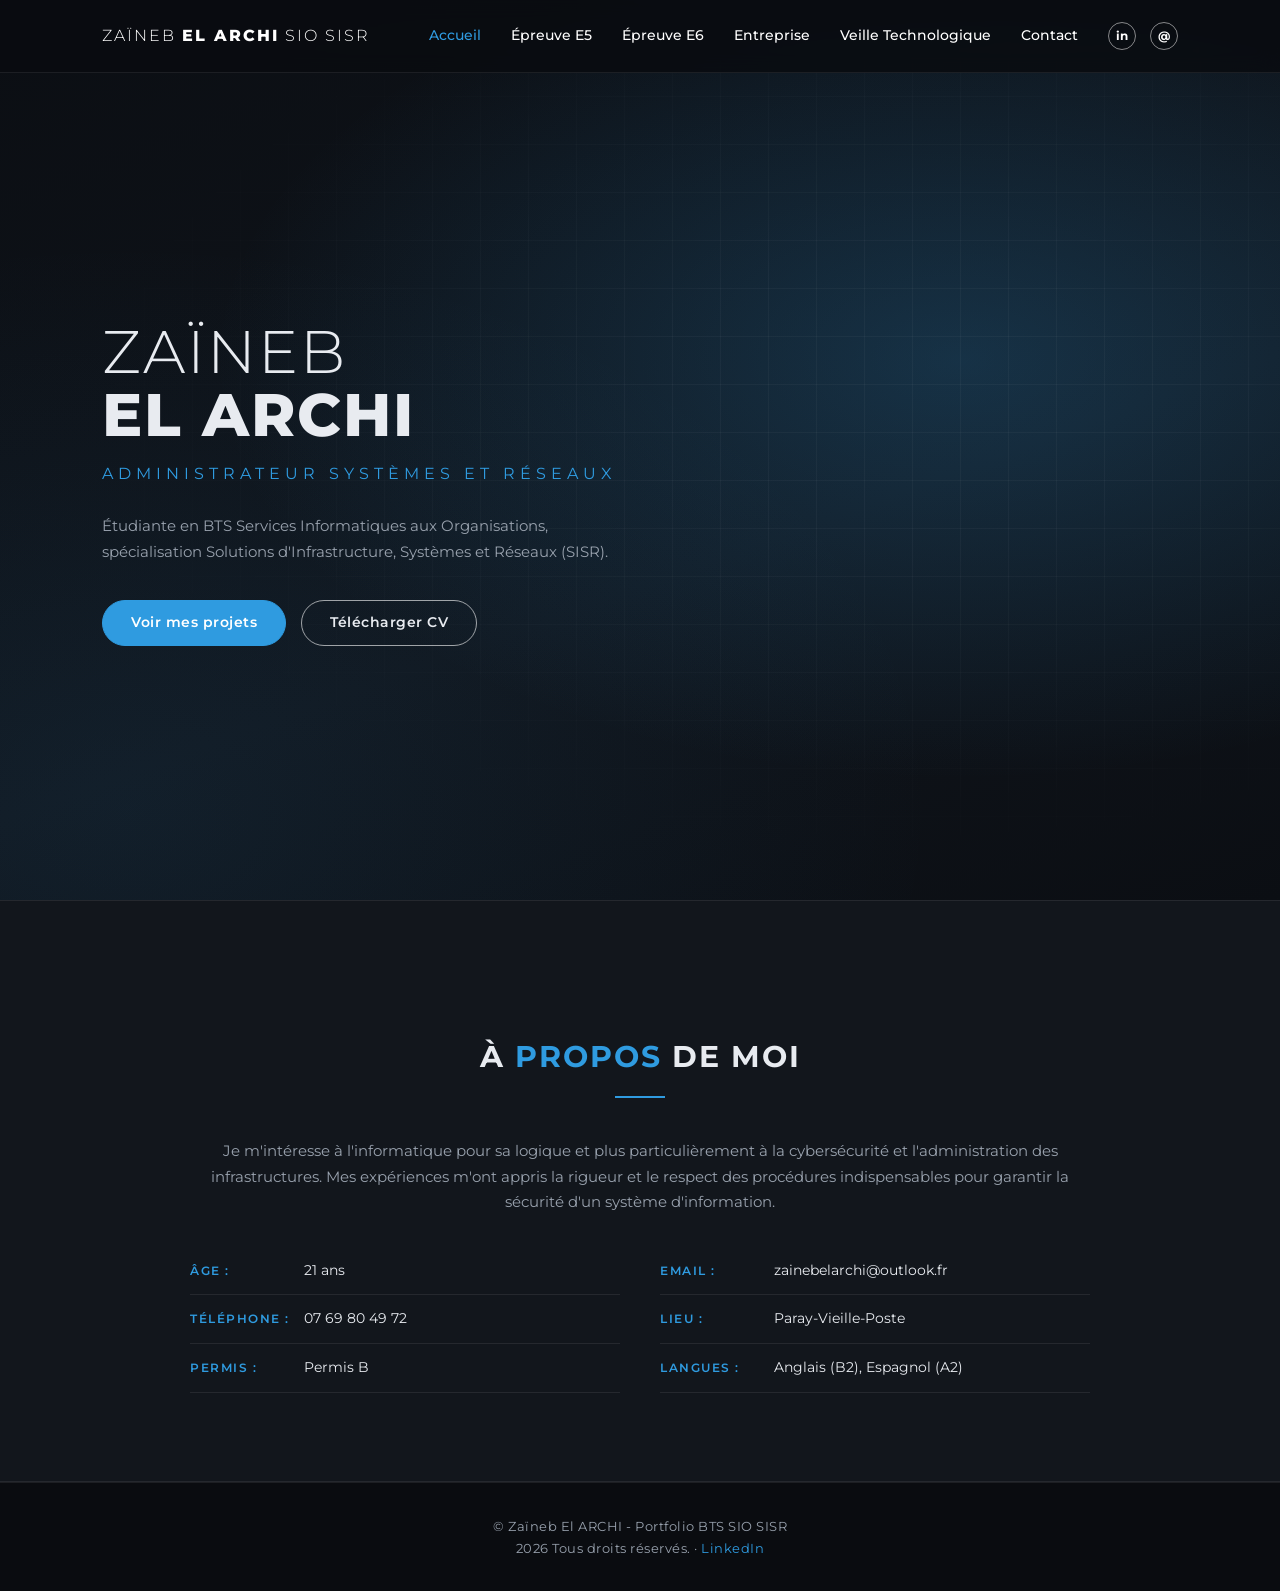
<file: index.html>
<!DOCTYPE html>
<html lang="fr">
<head>
<meta charset="utf-8">
<meta name="viewport" content="width=device-width, initial-scale=1">
<title>Zaïneb El ARCHI - Portfolio BTS SIO SISR</title>
<link href="https://fonts.googleapis.com/css2?family=Poppins:wght@300;400;500;600;700&display=swap" rel="stylesheet">
<link rel="stylesheet" href="style.css">
</head>
<body>

<header>
  <a href="index.html" class="logo">Zaïneb <span>El ARCHI</span> SIO SISR</a>
  <button class="menu-btn" aria-label="Menu">☰</button>
  <nav class="navbar">
    <a href="index.html">Accueil</a>
    <a href="projets.html">Épreuve E5</a>
    <a href="epreuves.html">Épreuve E6</a>
    <a href="entreprise.html">Entreprise</a>
    <a href="veille.html">Veille Technologique</a>
    <a href="contact.html">Contact</a>
    <a class="nav-icon" href="https://www.linkedin.com/in/zaineb-el-archi" target="_blank" rel="noopener" aria-label="LinkedIn">in</a>
    <a class="nav-icon" href="mailto:zainebelarchi@outlook.fr" aria-label="Email">@</a>
  </nav>
</header>

<section class="home" id="accueil">
  <div class="home-content">
    <h1>Zaïneb <span>El ARCHI</span></h1>
    <h3>Administrateur systèmes et réseaux</h3>
    <p>Étudiante en BTS Services Informatiques aux Organisations, spécialisation Solutions d'Infrastructure, Systèmes et Réseaux (SISR).</p>
    <div class="btn-box">
      <a href="projets.html" class="btn">Voir mes projets</a>
      <a href="CV_El Archi Zaineb.pdf" download class="btn secondary">Télécharger CV</a>
    </div>
  </div>
</section>

<section class="about" id="apropos">
  <h2 class="heading">À <span>Propos</span> de moi</h2>
  <div class="about-content">
    <p>Je m'intéresse à l'informatique pour sa logique et plus particulièrement à la cybersécurité et l'administration des infrastructures. Mes expériences m'ont appris la rigueur et le respect des procédures indispensables pour garantir la sécurité d'un système d'information.</p>
    <div class="personal-info">
      <div><span>Âge :</span> 21 ans</div>
      <div><span>Email :</span> zainebelarchi@outlook.fr</div>
      <div><span>Téléphone :</span> 07 69 80 49 72</div>
      <div><span>Lieu :</span> Paray-Vieille-Poste</div>
      <div><span>Permis :</span> Permis B</div>
      <div><span>Langues :</span> Anglais (B2), Espagnol (A2)</div>
    </div>
  </div>
</section>

<footer>
  <p>© Zaïneb El ARCHI - Portfolio BTS SIO SISR</p>
  <p>2026 Tous droits réservés. · <a href="https://www.linkedin.com/in/zaineb-el-archi" target="_blank" rel="noopener">LinkedIn</a></p>
</footer>

<script src="script.js"></script>
</body>
</html>
</file>
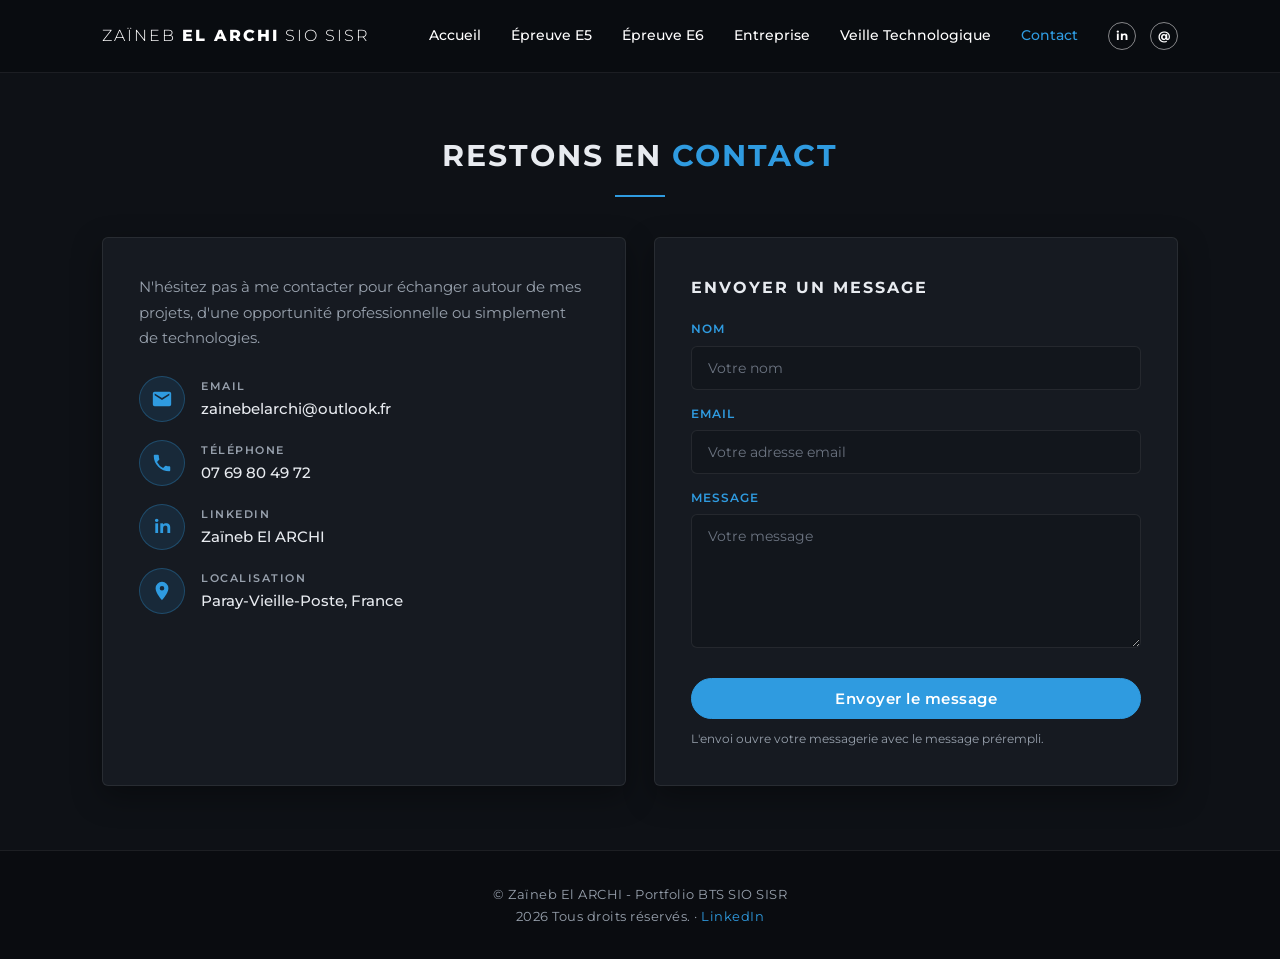
<file: contact.html>
<!DOCTYPE html>
<html lang="fr">
<head>
<meta charset="utf-8">
<meta name="viewport" content="width=device-width, initial-scale=1">
<title>Contact - Zaïneb El ARCHI</title>
<link href="https://fonts.googleapis.com/css2?family=Poppins:wght@300;400;500;600;700&display=swap" rel="stylesheet">
<link rel="stylesheet" href="style.css">
</head>
<body>

<header>
  <a href="index.html" class="logo">Zaïneb <span>El ARCHI</span> SIO SISR</a>
  <button class="menu-btn" aria-label="Menu">☰</button>
  <nav class="navbar">
    <a href="index.html">Accueil</a>
    <a href="projets.html">Épreuve E5</a>
    <a href="epreuves.html">Épreuve E6</a>
    <a href="entreprise.html">Entreprise</a>
    <a href="veille.html">Veille Technologique</a>
    <a href="contact.html">Contact</a>
    <a class="nav-icon" href="https://www.linkedin.com/in/zaineb-el-archi" target="_blank" rel="noopener" aria-label="LinkedIn">in</a>
    <a class="nav-icon" href="mailto:zainebelarchi@outlook.fr" aria-label="Email">@</a>
  </nav>
</header>

<section id="contact">
  <h2 class="heading">Restons en <span>contact</span></h2>
  <div class="contact-grid">

    <div class="box contact-info">
      <p>N'hésitez pas à me contacter pour échanger autour de mes projets, d'une opportunité professionnelle ou simplement de technologies.</p>

      <div class="contact-row">
        <span class="contact-icon"><svg viewBox="0 0 24 24" width="22" height="22" fill="currentColor"><path d="M20 4H4a2 2 0 0 0-2 2v12a2 2 0 0 0 2 2h16a2 2 0 0 0 2-2V6a2 2 0 0 0-2-2zm0 4-8 5-8-5V6l8 5 8-5z"/></svg></span>
        <div><span class="card-label">Email</span><a href="mailto:zainebelarchi@outlook.fr">zainebelarchi@outlook.fr</a></div>
      </div>

      <div class="contact-row">
        <span class="contact-icon"><svg viewBox="0 0 24 24" width="22" height="22" fill="currentColor"><path d="M6.6 10.8a15.1 15.1 0 0 0 6.6 6.6l2.2-2.2a1 1 0 0 1 1-.25 11.4 11.4 0 0 0 3.6.57 1 1 0 0 1 1 1V20a1 1 0 0 1-1 1A17 17 0 0 1 3 4a1 1 0 0 1 1-1h3.5a1 1 0 0 1 1 1c0 1.25.2 2.45.57 3.57a1 1 0 0 1-.25 1z"/></svg></span>
        <div><span class="card-label">Téléphone</span><a href="tel:+33769804972">07 69 80 49 72</a></div>
      </div>

      <div class="contact-row">
        <span class="contact-icon contact-in">in</span>
        <div><span class="card-label">LinkedIn</span><a href="https://www.linkedin.com/in/zaineb-el-archi" target="_blank" rel="noopener">Zaïneb El ARCHI</a></div>
      </div>

      <div class="contact-row">
        <span class="contact-icon"><svg viewBox="0 0 24 24" width="22" height="22" fill="currentColor"><path d="M12 2a7 7 0 0 0-7 7c0 5.25 7 13 7 13s7-7.75 7-13a7 7 0 0 0-7-7zm0 9.5A2.5 2.5 0 1 1 12 6.5a2.5 2.5 0 0 1 0 5z"/></svg></span>
        <div><span class="card-label">Localisation</span><span>Paray-Vieille-Poste, France</span></div>
      </div>
    </div>

    <div class="box contact-form">
      <h3>Envoyer un message</h3>
      <form id="contact-form">
        <label for="c-nom">Nom</label>
        <input id="c-nom" type="text" placeholder="Votre nom" required>
        <label for="c-email">Email</label>
        <input id="c-email" type="email" placeholder="Votre adresse email" required>
        <label for="c-msg">Message</label>
        <textarea id="c-msg" rows="6" placeholder="Votre message" required></textarea>
        <button type="submit" class="btn">Envoyer le message</button>
        <p class="form-note">L'envoi ouvre votre messagerie avec le message prérempli.</p>
      </form>
    </div>

  </div>
</section>

<footer>
  <p>© Zaïneb El ARCHI - Portfolio BTS SIO SISR</p>
  <p>2026 Tous droits réservés. · <a href="https://www.linkedin.com/in/zaineb-el-archi" target="_blank" rel="noopener">LinkedIn</a></p>
</footer>

<script src="script.js"></script>
<script>
  // Le formulaire ouvre la messagerie du visiteur avec le message prérempli
  var form = document.getElementById('contact-form');
  if (form) form.addEventListener('submit', function (e) {
    e.preventDefault();
    var nom = document.getElementById('c-nom').value;
    var email = document.getElementById('c-email').value;
    var msg = document.getElementById('c-msg').value;
    var sujet = 'Contact depuis votre portfolio - ' + nom;
    var corps = msg + '\n\n' + nom + '\n' + email;
    window.location.href = 'mailto:zainebelarchi@outlook.fr?subject=' + encodeURIComponent(sujet) + '&body=' + encodeURIComponent(corps);
  });
</script>
</body>
</html>
</file>
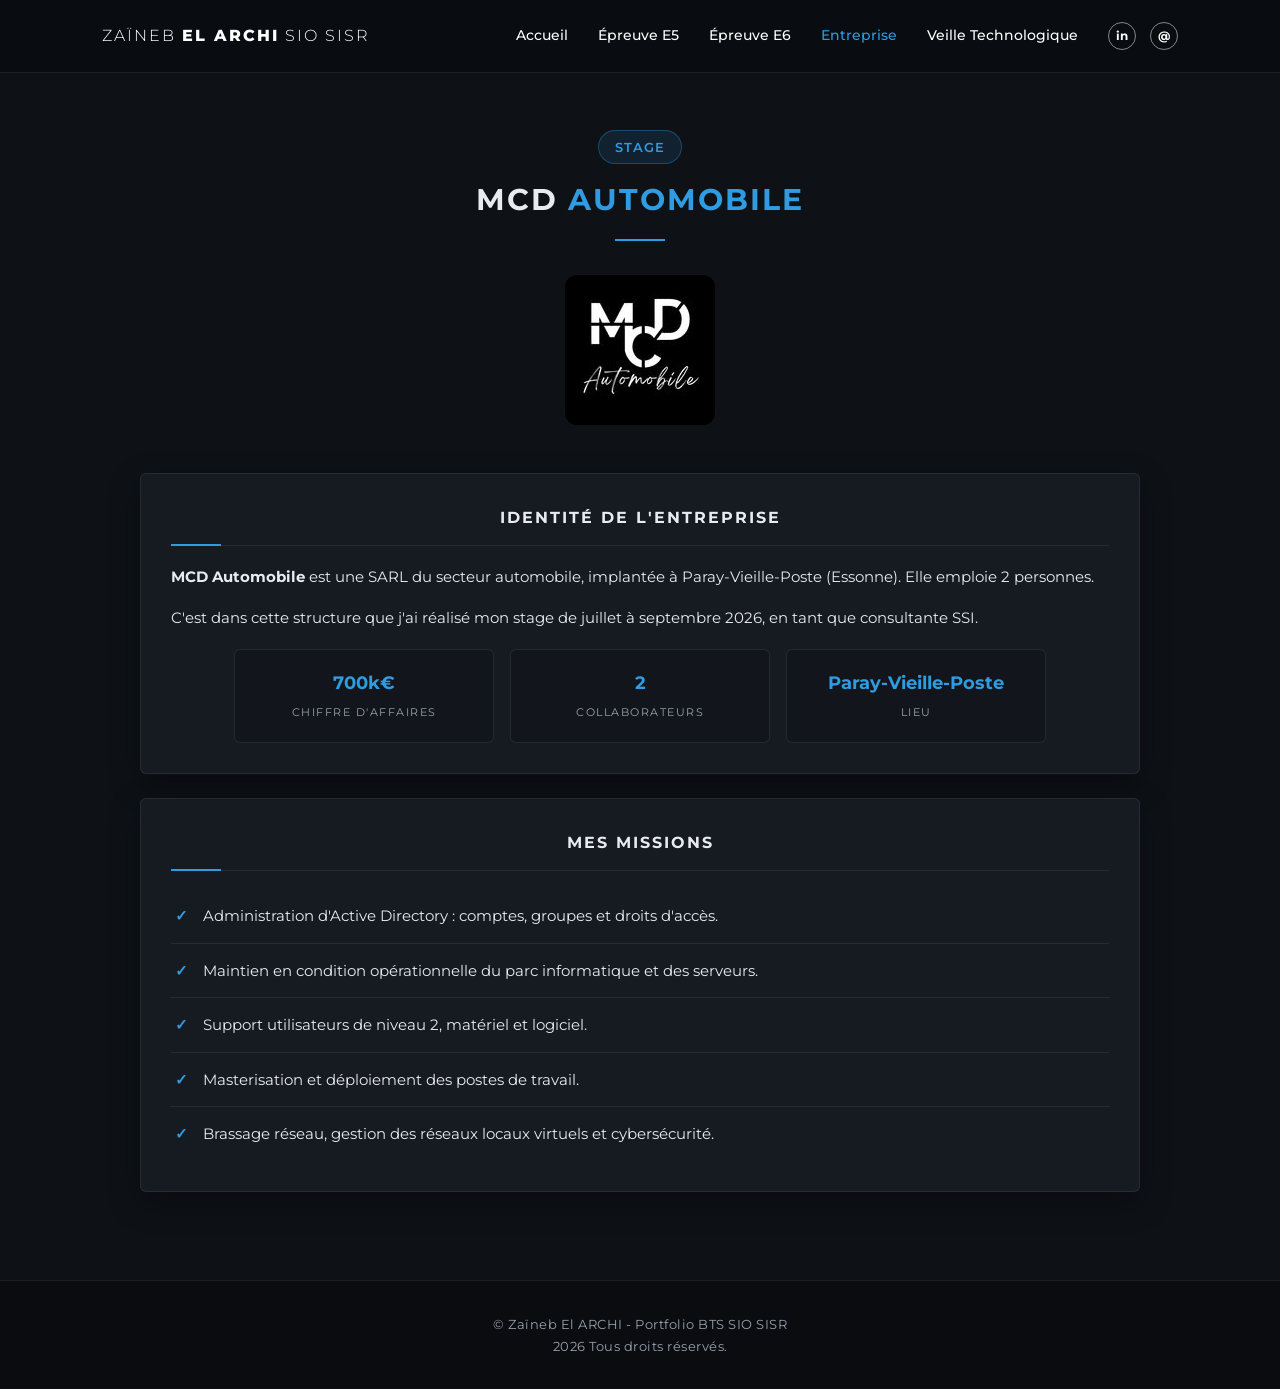
<file: entreprise.html>
<!DOCTYPE html>
<html lang="fr">
<head>
<meta charset="utf-8">
<meta name="viewport" content="width=device-width, initial-scale=1">
<title>Entreprise - Zaïneb El ARCHI</title>
<link href="https://fonts.googleapis.com/css2?family=Poppins:wght@300;400;500;600;700&display=swap" rel="stylesheet">
<link rel="stylesheet" href="style.css">
</head>
<body>

<header>
  <a href="index.html" class="logo">Zaïneb <span>El ARCHI</span> SIO SISR</a>
  <button class="menu-btn" aria-label="Menu">☰</button>
  <nav class="navbar">
    <a href="index.html">Accueil</a>
    <a href="projets.html">Épreuve E5</a>
    <a href="epreuves.html">Épreuve E6</a>
    <a href="entreprise.html">Entreprise</a>
    <a href="veille.html">Veille Technologique</a>
    <a class="nav-icon" href="https://www.linkedin.com/in/zaineb-el-archi" target="_blank" rel="noopener" aria-label="LinkedIn">in</a>
    <a class="nav-icon" href="mailto:zainebelarchi@outlook.fr" aria-label="Email">@</a>
  </nav>
</header>

<main class="company">
  <div class="badge-wrap"><span class="badge">Stage</span></div>
  <h1 class="heading" style="margin-bottom:1.5rem">MCD <span>Automobile</span></h1>

  <div class="logo-card">
    <img src="logo_mcd.jpg" alt="Logo MCD Automobile" style="max-height:150px;border-radius:12px">
  </div>

  <div class="box">
    <h2 class="box-title">Identité de l'entreprise</h2>
    <p><strong>MCD Automobile</strong> est une SARL du secteur automobile, implantée à Paray-Vieille-Poste (Essonne). Elle emploie 2 personnes.</p>
    <p>C'est dans cette structure que j'ai réalisé mon stage de juillet à septembre 2026, en tant que consultante SSI.</p>

    <div class="stats">
      <div class="stat"><strong>700k€</strong><span>Chiffre d'affaires</span></div>
      <div class="stat"><strong>2</strong><span>Collaborateurs</span></div>
      <div class="stat"><strong>Paray-Vieille-Poste</strong><span>Lieu</span></div>
    </div>
  </div>

  <div class="box">
    <h2 class="box-title">Mes missions</h2>
    <ul class="check-list">
      <li>Administration d'Active Directory : comptes, groupes et droits d'accès.</li>
      <li>Maintien en condition opérationnelle du parc informatique et des serveurs.</li>
      <li>Support utilisateurs de niveau 2, matériel et logiciel.</li>
      <li>Masterisation et déploiement des postes de travail.</li>
      <li>Brassage réseau, gestion des réseaux locaux virtuels et cybersécurité.</li>
    </ul>
  </div>
</main>

<footer>
  <p>© Zaïneb El ARCHI - Portfolio BTS SIO SISR</p>
  <p>2026 Tous droits réservés.</p>
</footer>

<script src="script.js"></script>
</body>
</html>
</file>
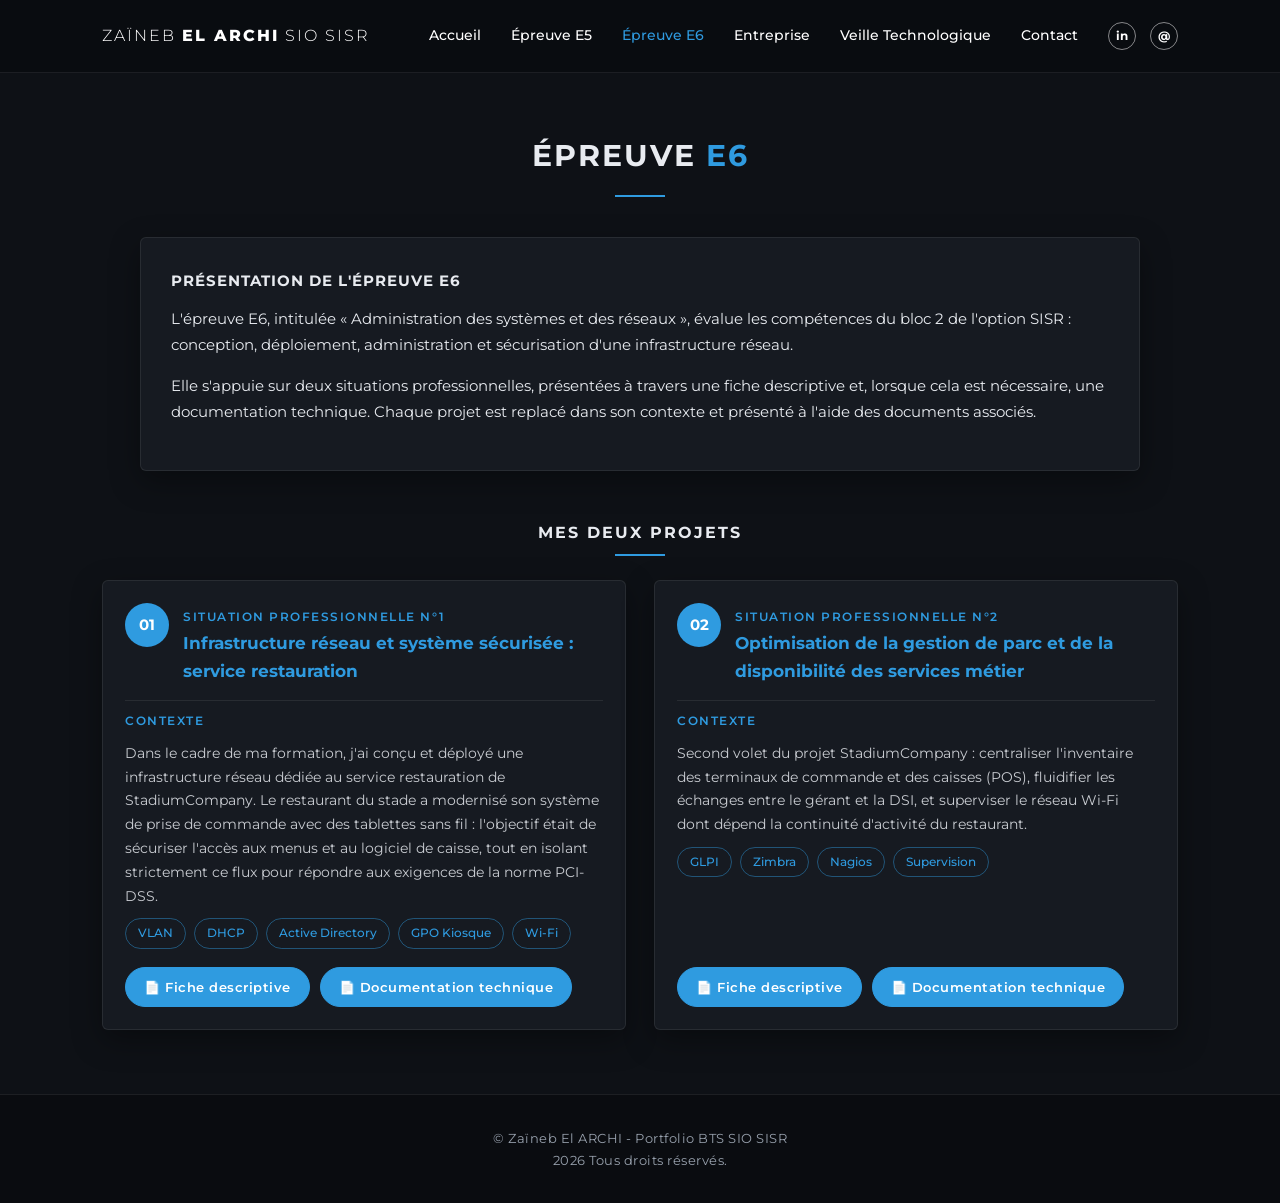
<file: epreuves.html>
<!DOCTYPE html>
<html lang="fr">
<head>
<meta charset="utf-8">
<meta name="viewport" content="width=device-width, initial-scale=1">
<title>Épreuve E6 - Zaïneb El ARCHI</title>
<link href="https://fonts.googleapis.com/css2?family=Poppins:wght@300;400;500;600;700&display=swap" rel="stylesheet">
<link rel="stylesheet" href="style.css">
</head>
<body>

<header>
  <a href="index.html" class="logo">Zaïneb <span>El ARCHI</span> SIO SISR</a>
  <button class="menu-btn" aria-label="Menu">☰</button>
  <nav class="navbar">
    <a href="index.html">Accueil</a>
    <a href="projets.html">Épreuve E5</a>
    <a href="epreuves.html">Épreuve E6</a>
    <a href="entreprise.html">Entreprise</a>
    <a href="veille.html">Veille Technologique</a>
    <a href="contact.html">Contact</a>
    <a class="nav-icon" href="https://www.linkedin.com/in/zaineb-el-archi" target="_blank" rel="noopener" aria-label="LinkedIn">in</a>
    <a class="nav-icon" href="mailto:zainebelarchi@outlook.fr" aria-label="Email">@</a>
  </nav>
</header>

<main>
  <h1 class="heading">Épreuve <span>E6</span></h1>

  <div class="box">
    <h3 class="sub" style="margin-top:0">Présentation de l'épreuve E6</h3>
    <p>L'épreuve E6, intitulée « Administration des systèmes et des réseaux », évalue les compétences du bloc 2 de l'option SISR : conception, déploiement, administration et sécurisation d'une infrastructure réseau.</p>
    <p>Elle s'appuie sur deux situations professionnelles, présentées à travers une fiche descriptive et, lorsque cela est nécessaire, une documentation technique. Chaque projet est replacé dans son contexte et présenté à l'aide des documents associés.</p>
  </div>

  <h2 class="sub center">Mes deux projets</h2>
  <div class="cards">

    <div class="card situation">
      <div class="card-body">
        <div class="sit-head">
          <span class="sit-num">01</span>
          <div>
            <span class="card-label">Situation professionnelle n°1</span>
            <h3>Infrastructure réseau et système sécurisée : service restauration</h3>
          </div>
        </div>
        <span class="card-label">Contexte</span>
        <p>Dans le cadre de ma formation, j'ai conçu et déployé une infrastructure réseau dédiée au service restauration de StadiumCompany. Le restaurant du stade a modernisé son système de prise de commande avec des tablettes sans fil : l'objectif était de sécuriser l'accès aux menus et au logiciel de caisse, tout en isolant strictement ce flux pour répondre aux exigences de la norme PCI-DSS.</p>
        <div class="tags"><span>VLAN</span><span>DHCP</span><span>Active Directory</span><span>GPO Kiosque</span><span>Wi-Fi</span></div>
        <div class="doc-btns">
          <a class="btn" href="E6_Realisation_1_Fiche_descriptive.pdf" target="_blank" rel="noopener">📄 Fiche descriptive</a>
          <a class="btn" href="E6_Realisation_1_Documentation_technique.pdf" target="_blank" rel="noopener">📄 Documentation technique</a>
        </div>
      </div>
    </div>

    <div class="card situation">
      <div class="card-body">
        <div class="sit-head">
          <span class="sit-num">02</span>
          <div>
            <span class="card-label">Situation professionnelle n°2</span>
            <h3>Optimisation de la gestion de parc et de la disponibilité des services métier</h3>
          </div>
        </div>
        <span class="card-label">Contexte</span>
        <p>Second volet du projet StadiumCompany : centraliser l'inventaire des terminaux de commande et des caisses (POS), fluidifier les échanges entre le gérant et la DSI, et superviser le réseau Wi-Fi dont dépend la continuité d'activité du restaurant.</p>
        <div class="tags"><span>GLPI</span><span>Zimbra</span><span>Nagios</span><span>Supervision</span></div>
        <div class="doc-btns">
          <a class="btn" href="E6_Realisation_2_Fiche_descriptive.pdf" target="_blank" rel="noopener">📄 Fiche descriptive</a>
          <a class="btn" href="E6_Realisation_2_Documentation_technique.pdf" target="_blank" rel="noopener">📄 Documentation technique</a>
        </div>
      </div>
    </div>

  </div>
</main>

<footer>
  <p>© Zaïneb El ARCHI - Portfolio BTS SIO SISR</p>
  <p>2026 Tous droits réservés.</p>
</footer>

<script src="script.js"></script>
</body>
</html>
</file>
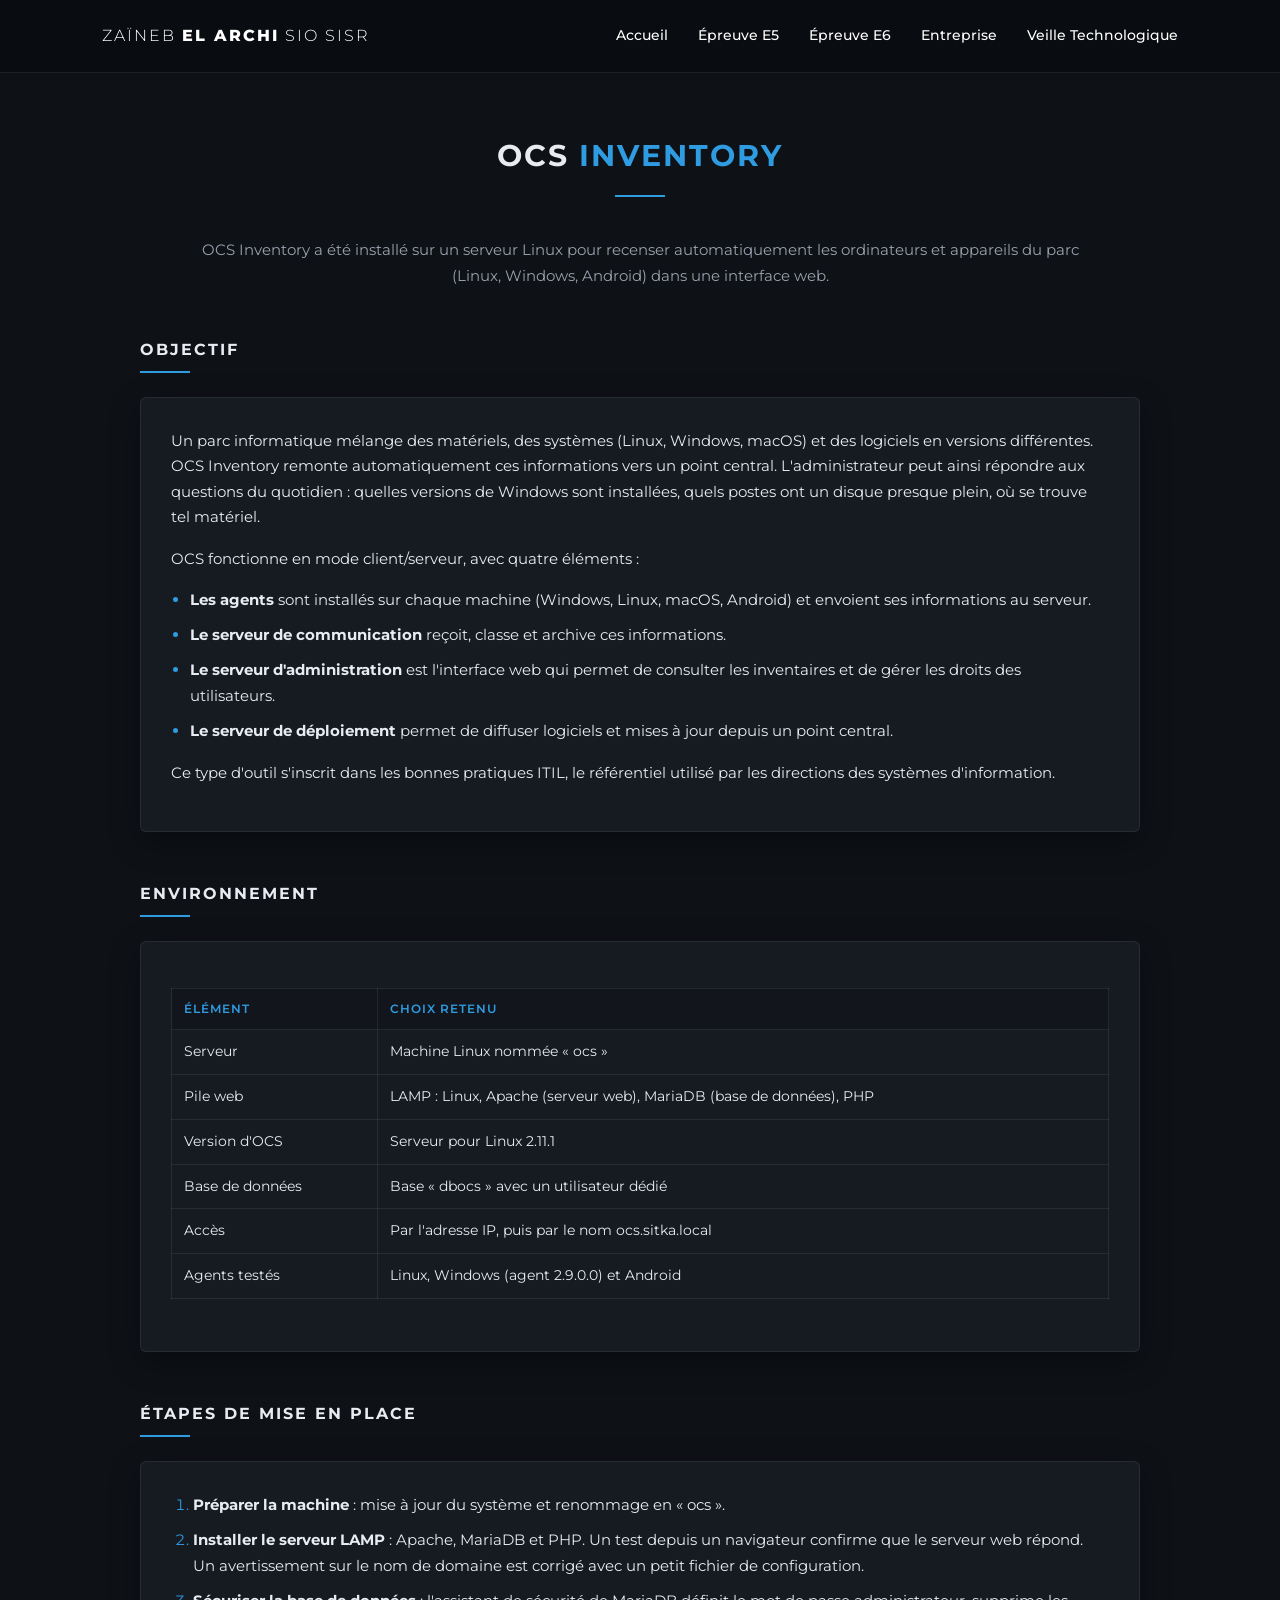
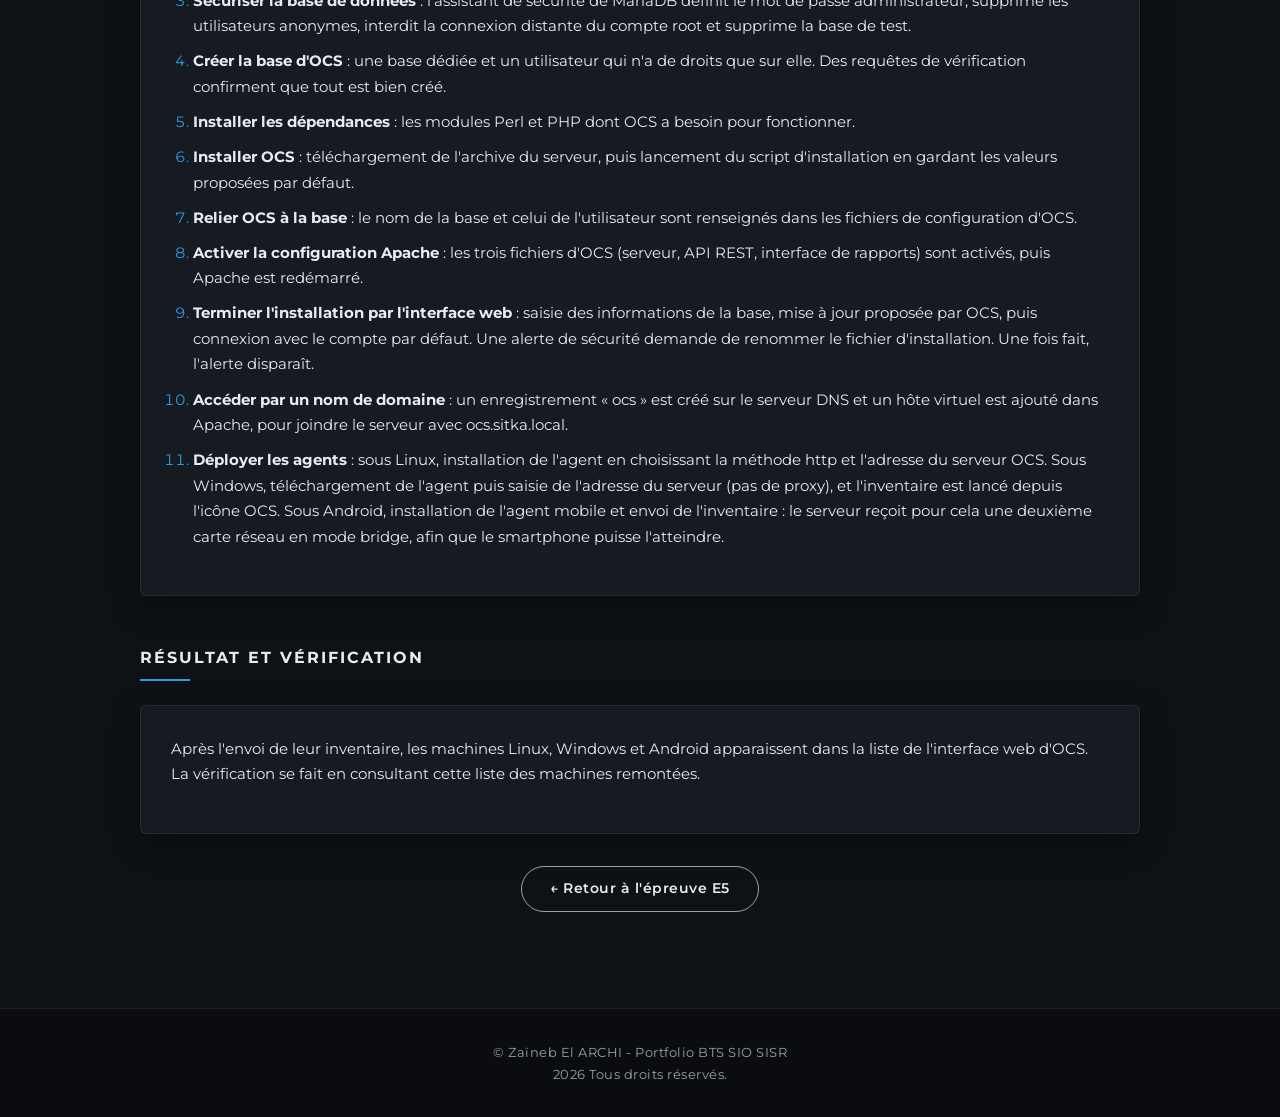
<file: ocs.html>
<!DOCTYPE html>
<html lang="fr">
<head>
<meta charset="utf-8">
<meta name="viewport" content="width=device-width, initial-scale=1">
<title>OCS Inventory - Zaïneb El ARCHI</title>
<link href="https://fonts.googleapis.com/css2?family=Poppins:wght@300;400;500;600;700&display=swap" rel="stylesheet">
<link rel="stylesheet" href="style.css">
</head>
<body>

<header>
  <a href="index.html" class="logo">Zaïneb <span>El ARCHI</span> SIO SISR</a>
  <button class="menu-btn" aria-label="Menu">☰</button>
  <nav class="navbar">
    <a href="index.html">Accueil</a>
    <a href="projets.html">Épreuve E5</a>
    <a href="epreuves.html">Épreuve E6</a>
    <a href="entreprise.html">Entreprise</a>
    <a href="veille.html">Veille Technologique</a>
  </nav>
</header>

<main>
  <h1 class="heading">OCS <span>Inventory</span></h1>
  <p class="intro">OCS Inventory a été installé sur un serveur Linux pour recenser automatiquement les ordinateurs et appareils du parc (Linux, Windows, Android) dans une interface web.</p>
  <h2 class="sub">Objectif</h2>
  <div class="box">
    <p>Un parc informatique mélange des matériels, des systèmes (Linux, Windows, macOS) et des logiciels en versions différentes. OCS Inventory remonte automatiquement ces informations vers un point central. L'administrateur peut ainsi répondre aux questions du quotidien : quelles versions de Windows sont installées, quels postes ont un disque presque plein, où se trouve tel matériel.</p>
    <p>OCS fonctionne en mode client/serveur, avec quatre éléments :</p>
    <ul>
      <li><strong>Les agents</strong> sont installés sur chaque machine (Windows, Linux, macOS, Android) et envoient ses informations au serveur.</li>
      <li><strong>Le serveur de communication</strong> reçoit, classe et archive ces informations.</li>
      <li><strong>Le serveur d'administration</strong> est l'interface web qui permet de consulter les inventaires et de gérer les droits des utilisateurs.</li>
      <li><strong>Le serveur de déploiement</strong> permet de diffuser logiciels et mises à jour depuis un point central.</li>
    </ul>
    <p>Ce type d'outil s'inscrit dans les bonnes pratiques ITIL, le référentiel utilisé par les directions des systèmes d'information.</p>
  </div>
  <h2 class="sub">Environnement</h2>
  <div class="box">
    <div class="table-wrap"><table><thead><tr><th>Élément</th><th>Choix retenu</th></tr></thead><tbody><tr><td>Serveur</td><td>Machine Linux nommée « ocs »</td></tr><tr><td>Pile web</td><td>LAMP : Linux, Apache (serveur web), MariaDB (base de données), PHP</td></tr><tr><td>Version d'OCS</td><td>Serveur pour Linux 2.11.1</td></tr><tr><td>Base de données</td><td>Base « dbocs » avec un utilisateur dédié</td></tr><tr><td>Accès</td><td>Par l'adresse IP, puis par le nom ocs.sitka.local</td></tr><tr><td>Agents testés</td><td>Linux, Windows (agent 2.9.0.0) et Android</td></tr></tbody></table></div>
  </div>
  <h2 class="sub">Étapes de mise en place</h2>
  <div class="box">
    <ol>
      <li><strong>Préparer la machine</strong> : mise à jour du système et renommage en « ocs ».</li>
      <li><strong>Installer le serveur LAMP</strong> : Apache, MariaDB et PHP. Un test depuis un navigateur confirme que le serveur web répond. Un avertissement sur le nom de domaine est corrigé avec un petit fichier de configuration.</li>
      <li><strong>Sécuriser la base de données</strong> : l'assistant de sécurité de MariaDB définit le mot de passe administrateur, supprime les utilisateurs anonymes, interdit la connexion distante du compte root et supprime la base de test.</li>
      <li><strong>Créer la base d'OCS</strong> : une base dédiée et un utilisateur qui n'a de droits que sur elle. Des requêtes de vérification confirment que tout est bien créé.</li>
      <li><strong>Installer les dépendances</strong> : les modules Perl et PHP dont OCS a besoin pour fonctionner.</li>
      <li><strong>Installer OCS</strong> : téléchargement de l'archive du serveur, puis lancement du script d'installation en gardant les valeurs proposées par défaut.</li>
      <li><strong>Relier OCS à la base</strong> : le nom de la base et celui de l'utilisateur sont renseignés dans les fichiers de configuration d'OCS.</li>
      <li><strong>Activer la configuration Apache</strong> : les trois fichiers d'OCS (serveur, API REST, interface de rapports) sont activés, puis Apache est redémarré.</li>
      <li><strong>Terminer l'installation par l'interface web</strong> : saisie des informations de la base, mise à jour proposée par OCS, puis connexion avec le compte par défaut. Une alerte de sécurité demande de renommer le fichier d'installation. Une fois fait, l'alerte disparaît.</li>
      <li><strong>Accéder par un nom de domaine</strong> : un enregistrement « ocs » est créé sur le serveur DNS et un hôte virtuel est ajouté dans Apache, pour joindre le serveur avec ocs.sitka.local.</li>
      <li><strong>Déployer les agents</strong> : sous Linux, installation de l'agent en choisissant la méthode http et l'adresse du serveur OCS. Sous Windows, téléchargement de l'agent puis saisie de l'adresse du serveur (pas de proxy), et l'inventaire est lancé depuis l'icône OCS. Sous Android, installation de l'agent mobile et envoi de l'inventaire : le serveur reçoit pour cela une deuxième carte réseau en mode bridge, afin que le smartphone puisse l'atteindre.</li>
    </ol>
  </div>
  <h2 class="sub">Résultat et vérification</h2>
  <div class="box">
    <p>Après l'envoi de leur inventaire, les machines Linux, Windows et Android apparaissent dans la liste de l'interface web d'OCS. La vérification se fait en consultant cette liste des machines remontées.</p>
  </div>

  <a href="projets.html" class="btn secondary" style="margin:2rem auto;display:table">← Retour à l'épreuve E5</a>
</main>

<footer>
  <p>© Zaïneb El ARCHI - Portfolio BTS SIO SISR</p>
  <p>2026 Tous droits réservés.</p>
</footer>

<script src="script.js"></script>
</body>
</html>
</file>
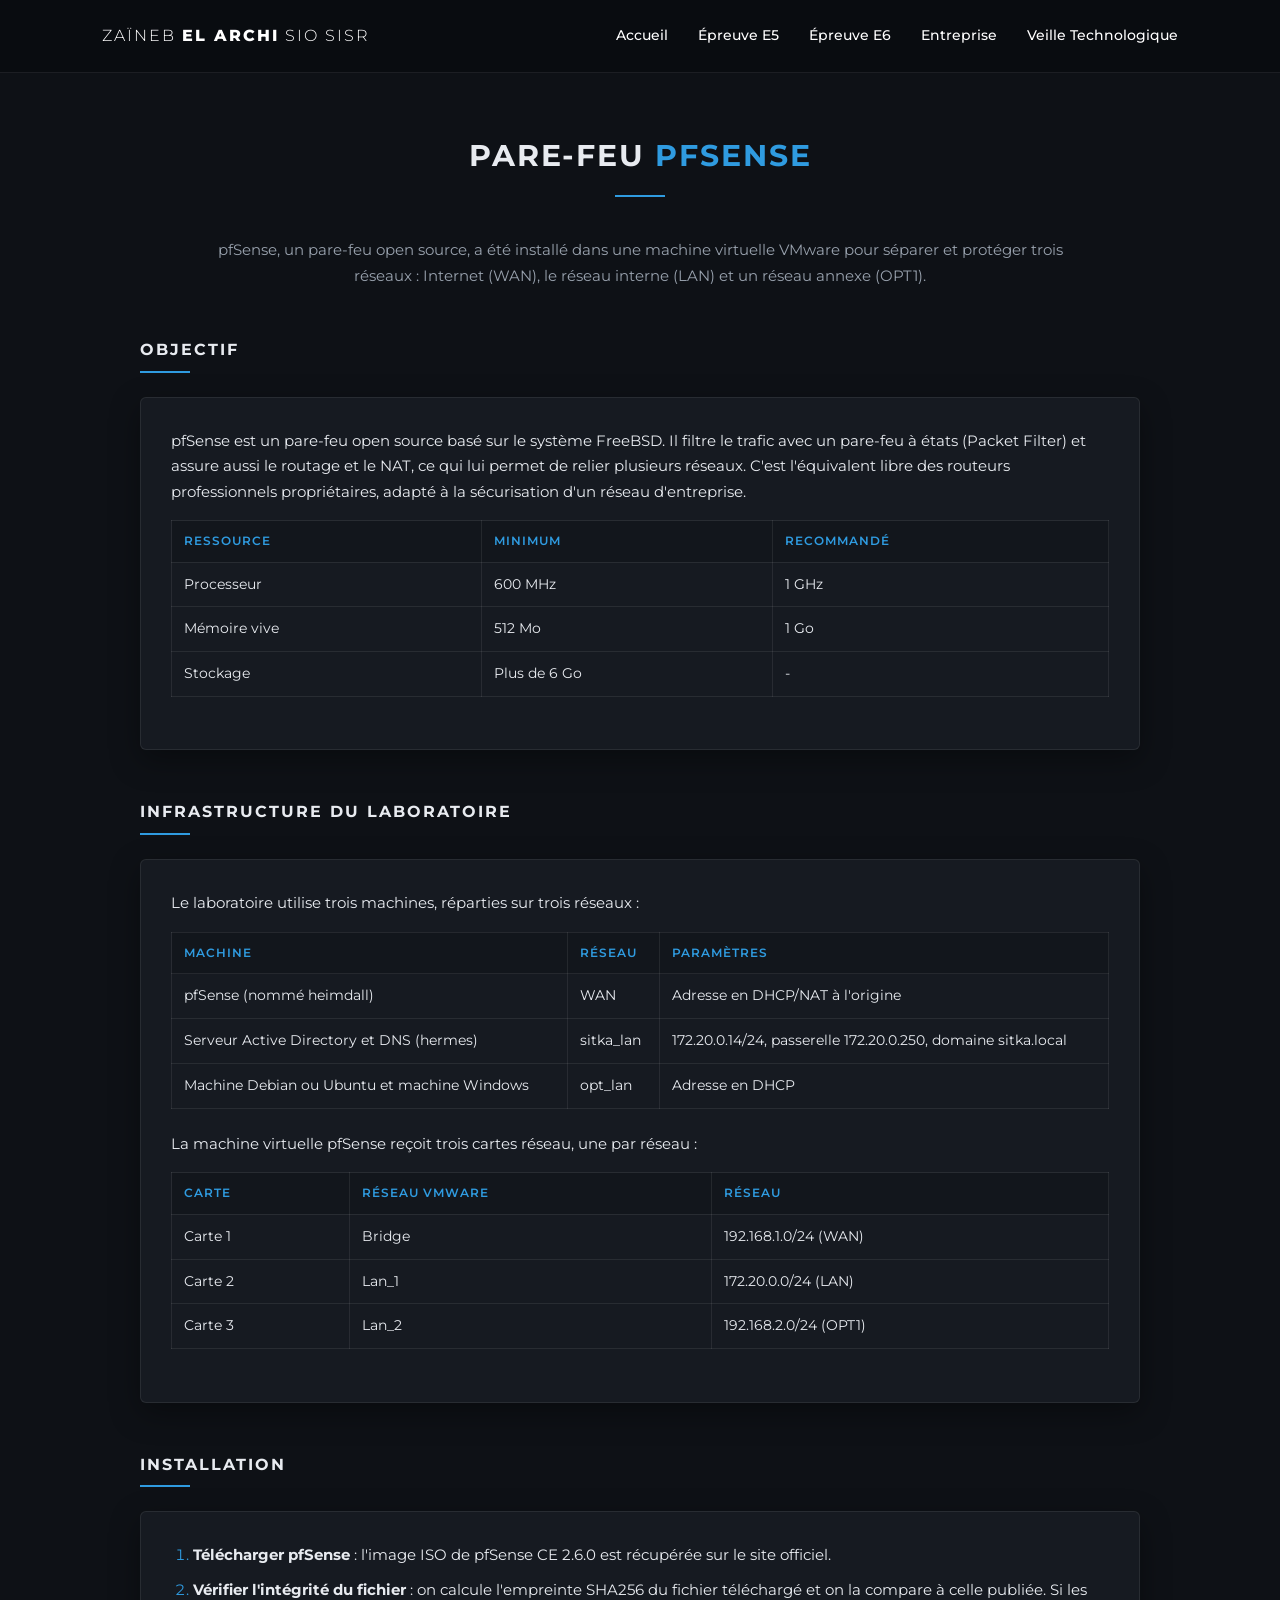
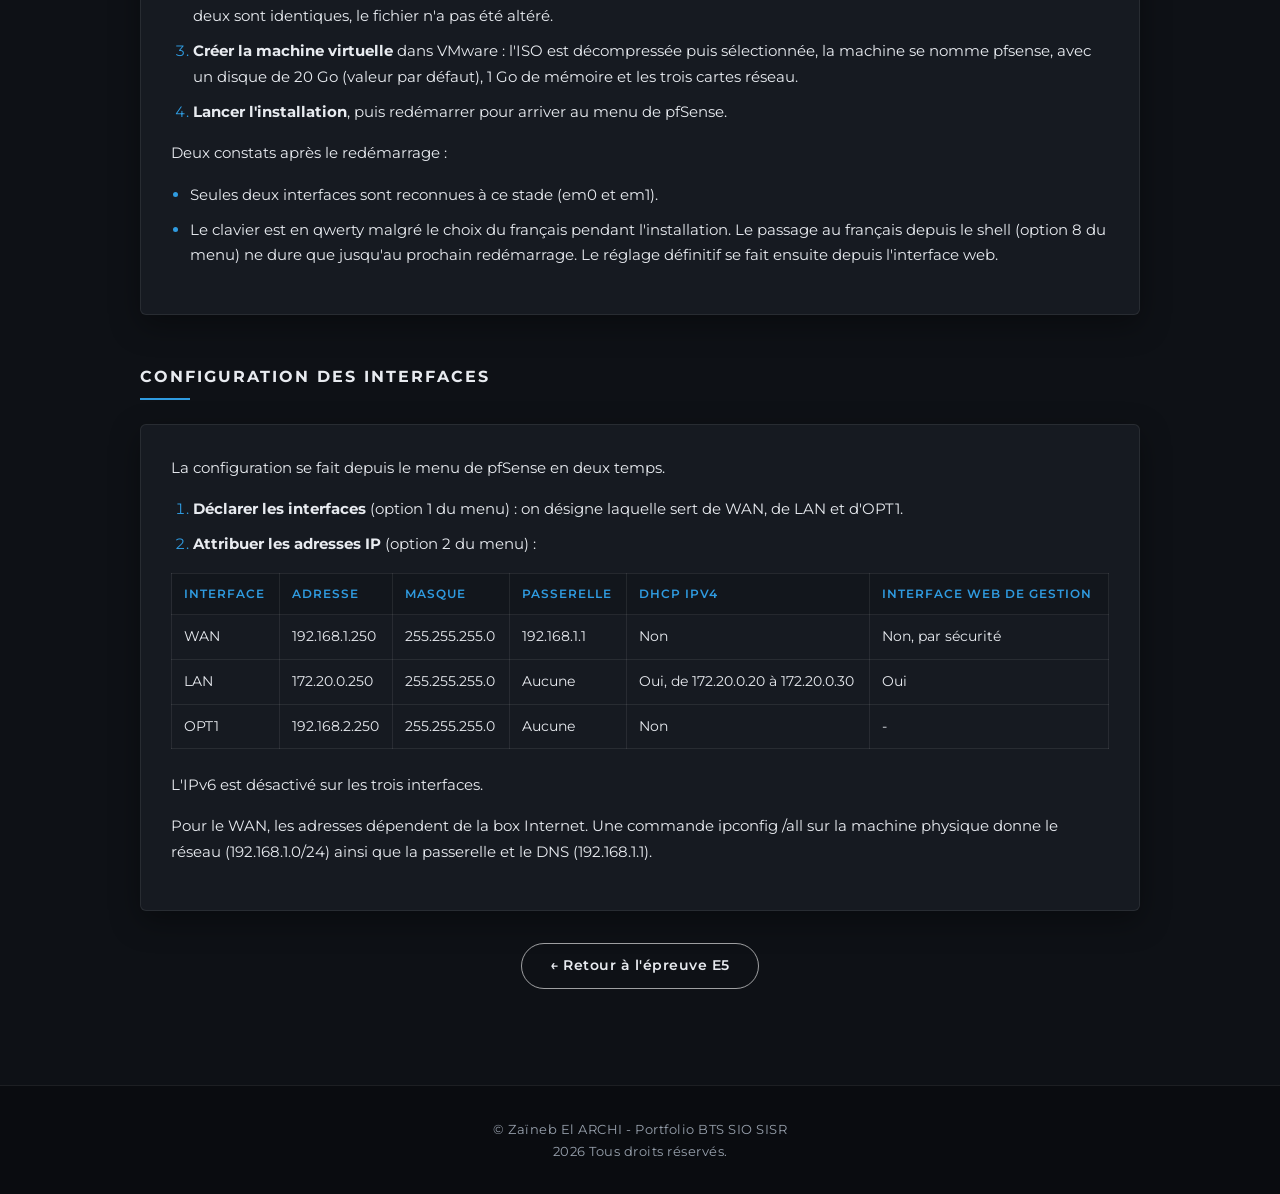
<file: pfsense.html>
<!DOCTYPE html>
<html lang="fr">
<head>
<meta charset="utf-8">
<meta name="viewport" content="width=device-width, initial-scale=1">
<title>Pare-feu pfSense - Zaïneb El ARCHI</title>
<link href="https://fonts.googleapis.com/css2?family=Poppins:wght@300;400;500;600;700&display=swap" rel="stylesheet">
<link rel="stylesheet" href="style.css">
</head>
<body>

<header>
  <a href="index.html" class="logo">Zaïneb <span>El ARCHI</span> SIO SISR</a>
  <button class="menu-btn" aria-label="Menu">☰</button>
  <nav class="navbar">
    <a href="index.html">Accueil</a>
    <a href="projets.html">Épreuve E5</a>
    <a href="epreuves.html">Épreuve E6</a>
    <a href="entreprise.html">Entreprise</a>
    <a href="veille.html">Veille Technologique</a>
  </nav>
</header>

<main>
  <h1 class="heading">Pare-feu <span>pfSense</span></h1>
  <p class="intro">pfSense, un pare-feu open source, a été installé dans une machine virtuelle VMware pour séparer et protéger trois réseaux : Internet (WAN), le réseau interne (LAN) et un réseau annexe (OPT1).</p>
  <h2 class="sub">Objectif</h2>
  <div class="box">
    <p>pfSense est un pare-feu open source basé sur le système FreeBSD. Il filtre le trafic avec un pare-feu à états (Packet Filter) et assure aussi le routage et le NAT, ce qui lui permet de relier plusieurs réseaux. C'est l'équivalent libre des routeurs professionnels propriétaires, adapté à la sécurisation d'un réseau d'entreprise.</p>
    <div class="table-wrap"><table><thead><tr><th>Ressource</th><th>Minimum</th><th>Recommandé</th></tr></thead><tbody><tr><td>Processeur</td><td>600 MHz</td><td>1 GHz</td></tr><tr><td>Mémoire vive</td><td>512 Mo</td><td>1 Go</td></tr><tr><td>Stockage</td><td>Plus de 6 Go</td><td>-</td></tr></tbody></table></div>
  </div>
  <h2 class="sub">Infrastructure du laboratoire</h2>
  <div class="box">
    <p>Le laboratoire utilise trois machines, réparties sur trois réseaux :</p>
    <div class="table-wrap"><table><thead><tr><th>Machine</th><th>Réseau</th><th>Paramètres</th></tr></thead><tbody><tr><td>pfSense (nommé heimdall)</td><td>WAN</td><td>Adresse en DHCP/NAT à l'origine</td></tr><tr><td>Serveur Active Directory et DNS (hermes)</td><td>sitka_lan</td><td>172.20.0.14/24, passerelle 172.20.0.250, domaine sitka.local</td></tr><tr><td>Machine Debian ou Ubuntu et machine Windows</td><td>opt_lan</td><td>Adresse en DHCP</td></tr></tbody></table></div>
    <p>La machine virtuelle pfSense reçoit trois cartes réseau, une par réseau :</p>
    <div class="table-wrap"><table><thead><tr><th>Carte</th><th>Réseau VMware</th><th>Réseau</th></tr></thead><tbody><tr><td>Carte 1</td><td>Bridge</td><td>192.168.1.0/24 (WAN)</td></tr><tr><td>Carte 2</td><td>Lan_1</td><td>172.20.0.0/24 (LAN)</td></tr><tr><td>Carte 3</td><td>Lan_2</td><td>192.168.2.0/24 (OPT1)</td></tr></tbody></table></div>
  </div>
  <h2 class="sub">Installation</h2>
  <div class="box">
    <ol>
      <li><strong>Télécharger pfSense</strong> : l'image ISO de pfSense CE 2.6.0 est récupérée sur le site officiel.</li>
      <li><strong>Vérifier l'intégrité du fichier</strong> : on calcule l'empreinte SHA256 du fichier téléchargé et on la compare à celle publiée. Si les deux sont identiques, le fichier n'a pas été altéré.</li>
      <li><strong>Créer la machine virtuelle</strong> dans VMware : l'ISO est décompressée puis sélectionnée, la machine se nomme pfsense, avec un disque de 20 Go (valeur par défaut), 1 Go de mémoire et les trois cartes réseau.</li>
      <li><strong>Lancer l'installation</strong>, puis redémarrer pour arriver au menu de pfSense.</li>
    </ol>
    <p>Deux constats après le redémarrage :</p>
    <ul>
      <li>Seules deux interfaces sont reconnues à ce stade (em0 et em1).</li>
      <li>Le clavier est en qwerty malgré le choix du français pendant l'installation. Le passage au français depuis le shell (option 8 du menu) ne dure que jusqu'au prochain redémarrage. Le réglage définitif se fait ensuite depuis l'interface web.</li>
    </ul>
  </div>
  <h2 class="sub">Configuration des interfaces</h2>
  <div class="box">
    <p>La configuration se fait depuis le menu de pfSense en deux temps.</p>
    <ol>
      <li><strong>Déclarer les interfaces</strong> (option 1 du menu) : on désigne laquelle sert de WAN, de LAN et d'OPT1.</li>
      <li><strong>Attribuer les adresses IP</strong> (option 2 du menu) :</li>
    </ol>
    <div class="table-wrap"><table><thead><tr><th>Interface</th><th>Adresse</th><th>Masque</th><th>Passerelle</th><th>DHCP IPv4</th><th>Interface web de gestion</th></tr></thead><tbody><tr><td>WAN</td><td>192.168.1.250</td><td>255.255.255.0</td><td>192.168.1.1</td><td>Non</td><td>Non, par sécurité</td></tr><tr><td>LAN</td><td>172.20.0.250</td><td>255.255.255.0</td><td>Aucune</td><td>Oui, de 172.20.0.20 à 172.20.0.30</td><td>Oui</td></tr><tr><td>OPT1</td><td>192.168.2.250</td><td>255.255.255.0</td><td>Aucune</td><td>Non</td><td>-</td></tr></tbody></table></div>
    <p>L'IPv6 est désactivé sur les trois interfaces.</p>
    <p>Pour le WAN, les adresses dépendent de la box Internet. Une commande ipconfig /all sur la machine physique donne le réseau (192.168.1.0/24) ainsi que la passerelle et le DNS (192.168.1.1).</p>
  </div>

  <a href="projets.html" class="btn secondary" style="margin:2rem auto;display:table">← Retour à l'épreuve E5</a>
</main>

<footer>
  <p>© Zaïneb El ARCHI - Portfolio BTS SIO SISR</p>
  <p>2026 Tous droits réservés.</p>
</footer>

<script src="script.js"></script>
</body>
</html>
</file>
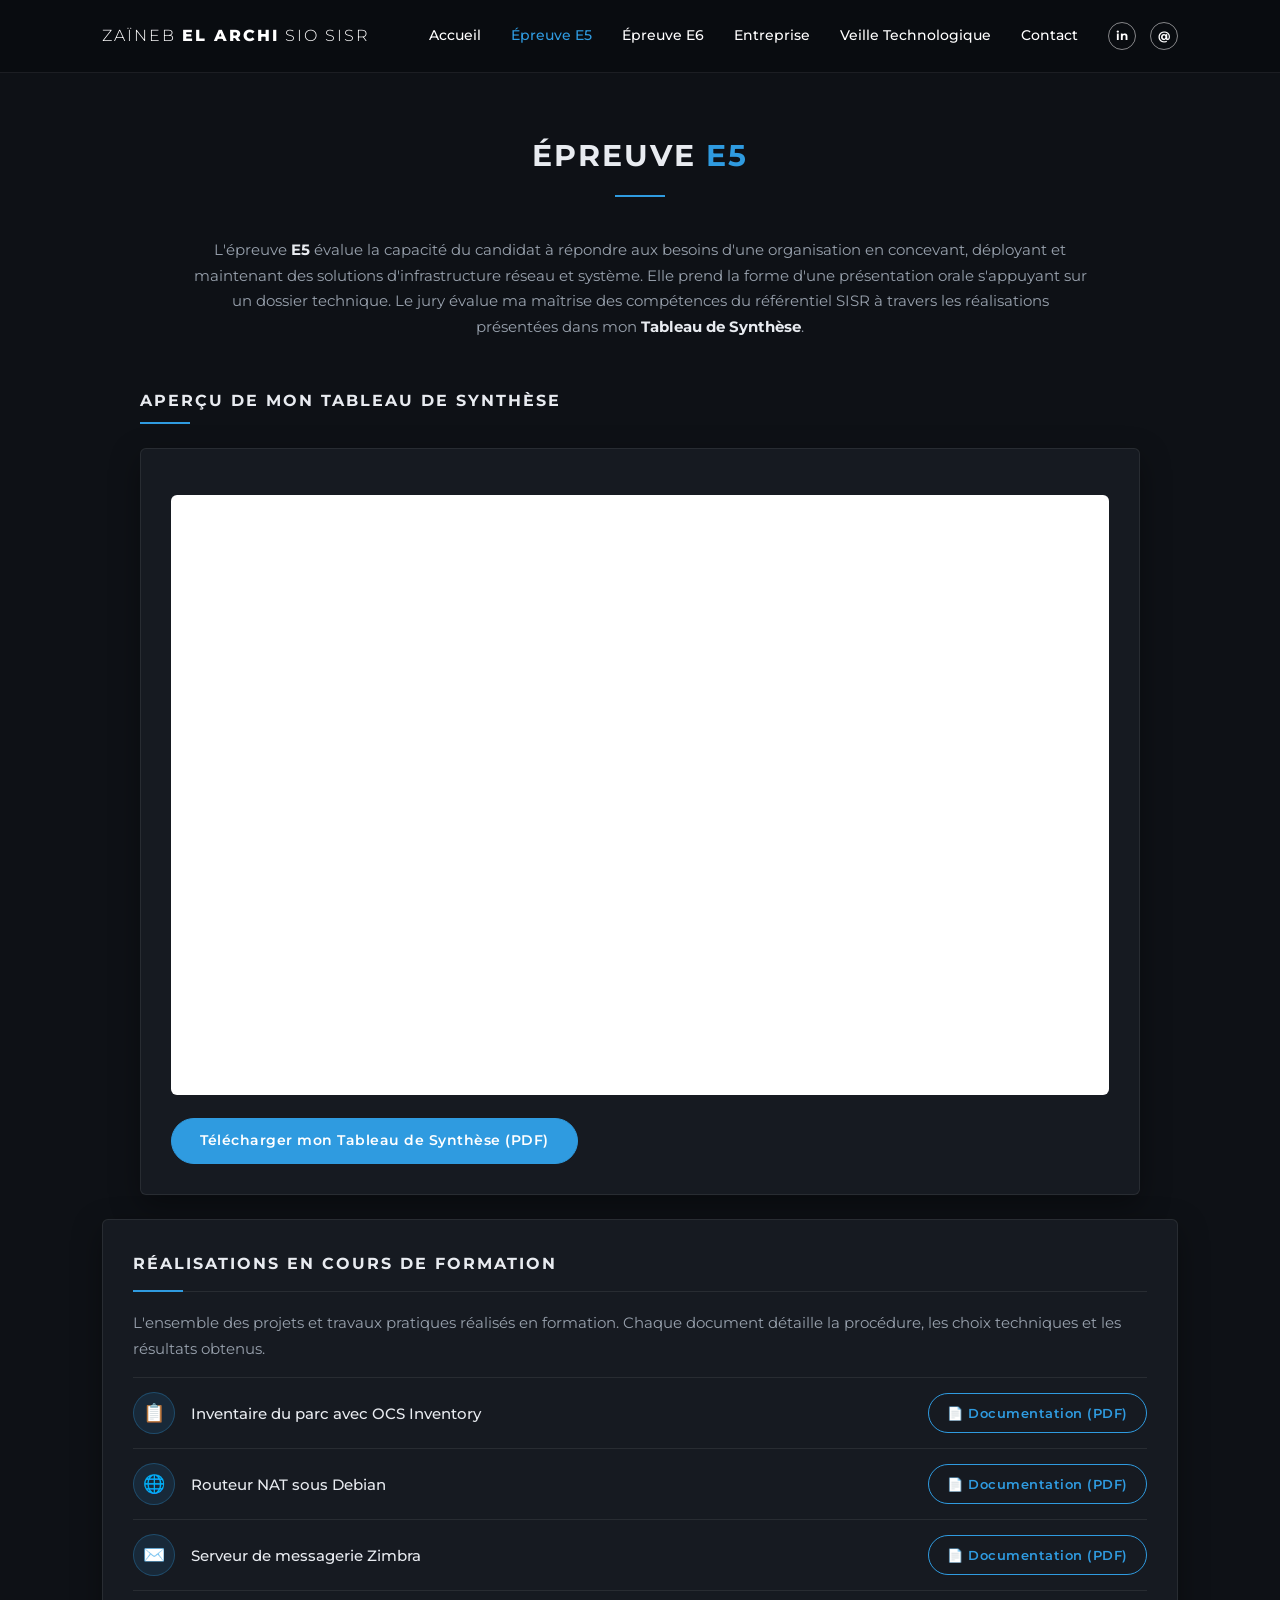
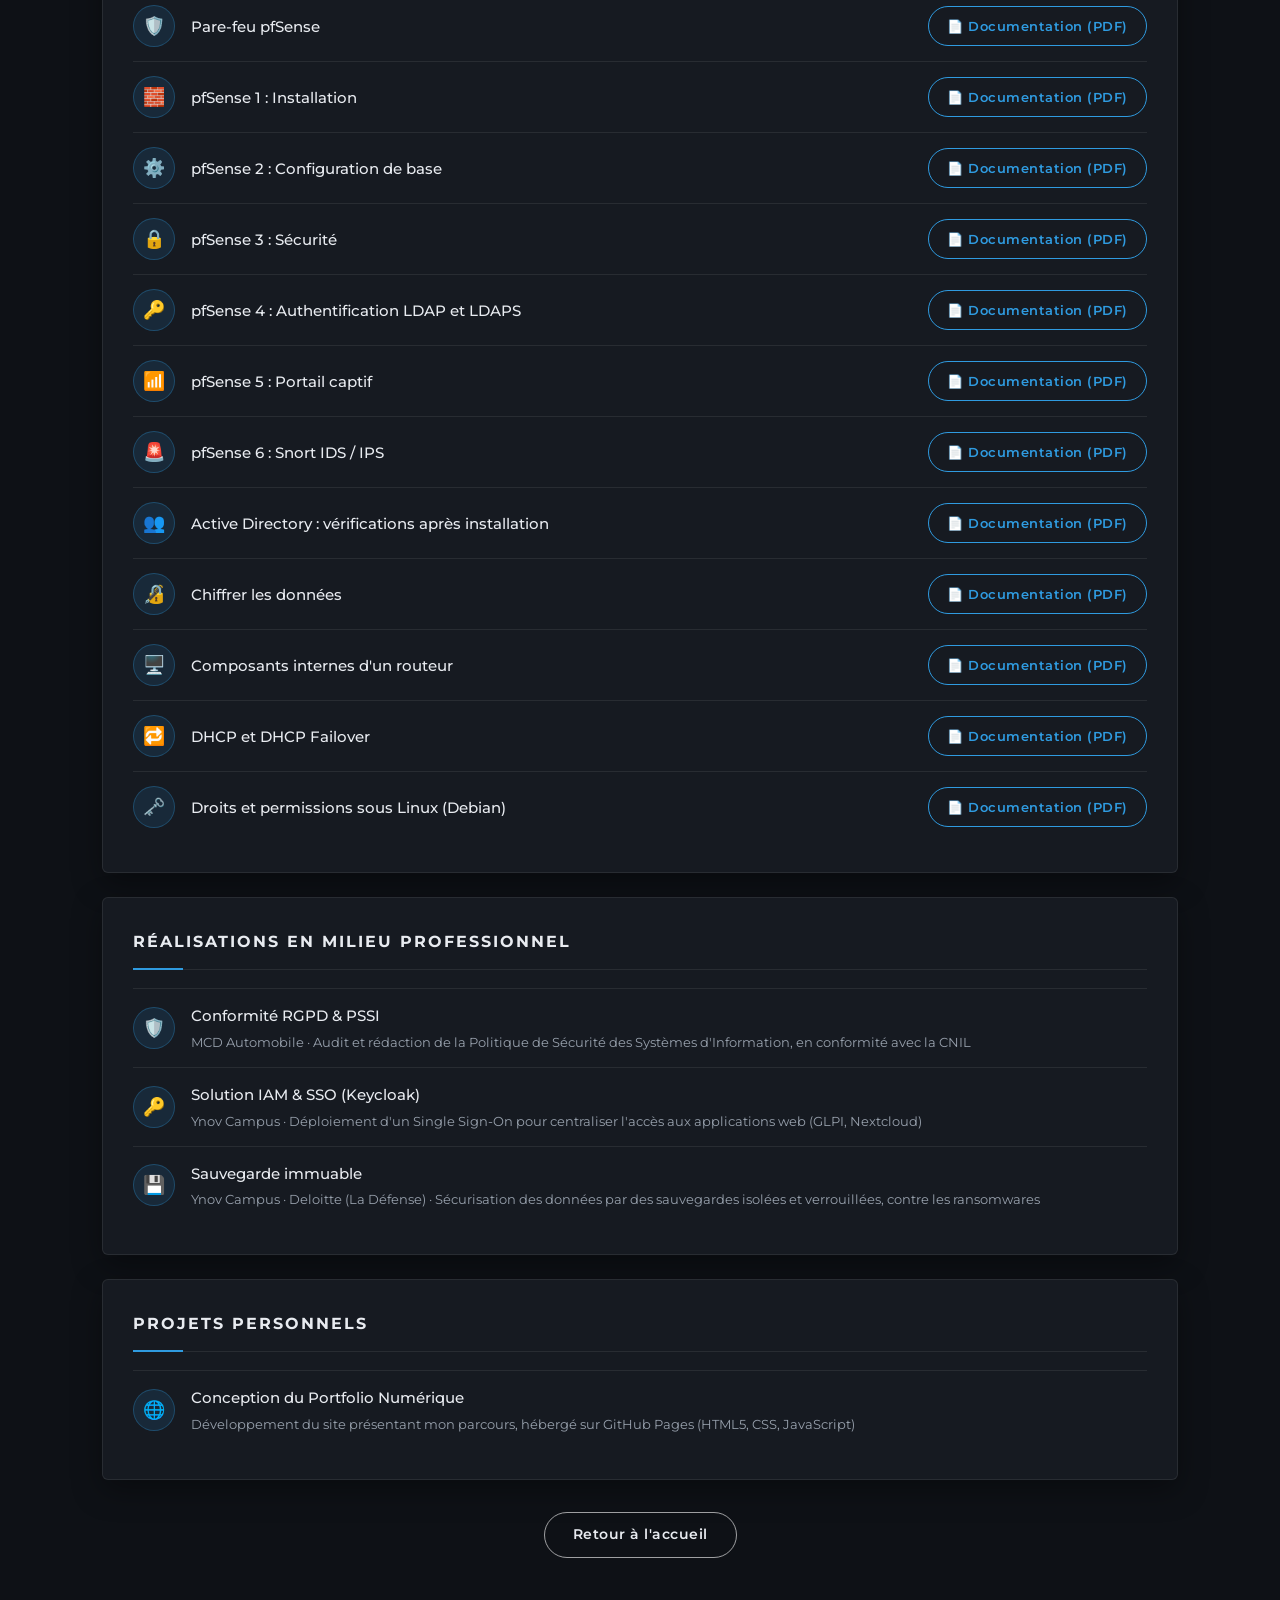
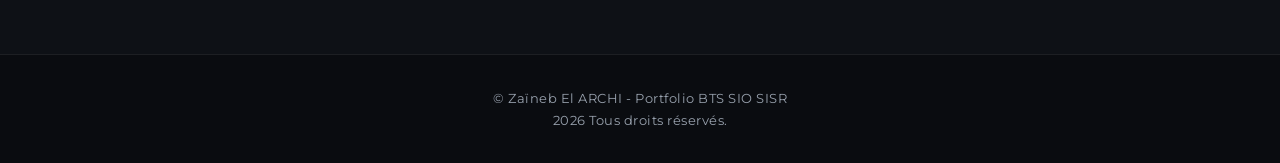
<file: projets.html>
<!DOCTYPE html>
<html lang="fr">
<head>
<meta charset="utf-8">
<meta name="viewport" content="width=device-width, initial-scale=1">
<title>Épreuve E5 - Zaïneb El ARCHI</title>
<link href="https://fonts.googleapis.com/css2?family=Poppins:wght@300;400;500;600;700&display=swap" rel="stylesheet">
<link rel="stylesheet" href="style.css">
</head>
<body>

<header>
  <a href="index.html" class="logo">Zaïneb <span>El ARCHI</span> SIO SISR</a>
  <button class="menu-btn" aria-label="Menu">☰</button>
  <nav class="navbar">
    <a href="index.html">Accueil</a>
    <a href="projets.html">Épreuve E5</a>
    <a href="epreuves.html">Épreuve E6</a>
    <a href="entreprise.html">Entreprise</a>
    <a href="veille.html">Veille Technologique</a>
    <a href="contact.html">Contact</a>
    <a class="nav-icon" href="https://www.linkedin.com/in/zaineb-el-archi" target="_blank" rel="noopener" aria-label="LinkedIn">in</a>
    <a class="nav-icon" href="mailto:zainebelarchi@outlook.fr" aria-label="Email">@</a>
  </nav>
</header>

<main>
  <h1 class="heading">Épreuve <span>E5</span></h1>
  <p class="intro">L'épreuve <strong>E5</strong> évalue la capacité du candidat à répondre aux besoins d'une organisation en concevant, déployant et maintenant des solutions d'infrastructure réseau et système. Elle prend la forme d'une présentation orale s'appuyant sur un dossier technique. Le jury évalue ma maîtrise des compétences du référentiel SISR à travers les réalisations présentées dans mon <strong>Tableau de Synthèse</strong>.</p>

  <h2 class="sub">Aperçu de mon Tableau de Synthèse</h2>
  <div class="box">
    <iframe class="pdf-frame" src="Tableau_de_synthese.pdf#view=FitH" title="Tableau de synthèse"></iframe>
    <a href="Tableau_de_synthese.pdf" download class="btn">Télécharger mon Tableau de Synthèse (PDF)</a>
  </div>

  <div class="box project-list">
    <h2 class="box-title" style="text-align:left">Réalisations en cours de formation</h2>
    <p class="project-intro">L'ensemble des projets et travaux pratiques réalisés en formation. Chaque document détaille la procédure, les choix techniques et les résultats obtenus.</p>
      <div class="project-row">
        <span class="project-icon">📋</span>
        <span class="project-title">Inventaire du parc avec OCS Inventory</span>
        <a class="btn" href="Documentation_OCS_Inventory.pdf" target="_blank" rel="noopener">📄 Documentation (PDF)</a>
      </div>
      <div class="project-row">
        <span class="project-icon">🌐</span>
        <span class="project-title">Routeur NAT sous Debian</span>
        <a class="btn" href="Documentation_Routeur_NAT_Debian.pdf" target="_blank" rel="noopener">📄 Documentation (PDF)</a>
      </div>
      <div class="project-row">
        <span class="project-icon">✉️</span>
        <span class="project-title">Serveur de messagerie Zimbra</span>
        <a class="btn" href="Documentation_Zimbra.pdf" target="_blank" rel="noopener">📄 Documentation (PDF)</a>
      </div>
      <div class="project-row">
        <span class="project-icon">🛡️</span>
        <span class="project-title">Pare-feu pfSense</span>
        <a class="btn" href="Documentation_pfSense.pdf" target="_blank" rel="noopener">📄 Documentation (PDF)</a>
      </div>
      <div class="project-row">
        <span class="project-icon">🧱</span>
        <span class="project-title">pfSense 1 : Installation</span>
        <a class="btn" href="pfSense_1_Installation.pdf" target="_blank" rel="noopener">📄 Documentation (PDF)</a>
      </div>
      <div class="project-row">
        <span class="project-icon">⚙️</span>
        <span class="project-title">pfSense 2 : Configuration de base</span>
        <a class="btn" href="pfSense_2_Configuration_de_base.pdf" target="_blank" rel="noopener">📄 Documentation (PDF)</a>
      </div>
      <div class="project-row">
        <span class="project-icon">🔒</span>
        <span class="project-title">pfSense 3 : Sécurité</span>
        <a class="btn" href="pfSense_3_Securite.pdf" target="_blank" rel="noopener">📄 Documentation (PDF)</a>
      </div>
      <div class="project-row">
        <span class="project-icon">🔑</span>
        <span class="project-title">pfSense 4 : Authentification LDAP et LDAPS</span>
        <a class="btn" href="pfSense_4_LDAP_LDAPS.pdf" target="_blank" rel="noopener">📄 Documentation (PDF)</a>
      </div>
      <div class="project-row">
        <span class="project-icon">📶</span>
        <span class="project-title">pfSense 5 : Portail captif</span>
        <a class="btn" href="pfSense_5_Portail_captif.pdf" target="_blank" rel="noopener">📄 Documentation (PDF)</a>
      </div>
      <div class="project-row">
        <span class="project-icon">🚨</span>
        <span class="project-title">pfSense 6 : Snort IDS / IPS</span>
        <a class="btn" href="pfSense_6_Snort_IDS_IPS.pdf" target="_blank" rel="noopener">📄 Documentation (PDF)</a>
      </div>
      <div class="project-row">
        <span class="project-icon">👥</span>
        <span class="project-title">Active Directory : vérifications après installation</span>
        <a class="btn" href="Active_Directory.pdf" target="_blank" rel="noopener">📄 Documentation (PDF)</a>
      </div>
      <div class="project-row">
        <span class="project-icon">🔏</span>
        <span class="project-title">Chiffrer les données</span>
        <a class="btn" href="Chiffrer_les_donnees.pdf" target="_blank" rel="noopener">📄 Documentation (PDF)</a>
      </div>
      <div class="project-row">
        <span class="project-icon">🖥️</span>
        <span class="project-title">Composants internes d'un routeur</span>
        <a class="btn" href="Composants_internes.pdf" target="_blank" rel="noopener">📄 Documentation (PDF)</a>
      </div>
      <div class="project-row">
        <span class="project-icon">🔁</span>
        <span class="project-title">DHCP et DHCP Failover</span>
        <a class="btn" href="DHCP_Failover.pdf" target="_blank" rel="noopener">📄 Documentation (PDF)</a>
      </div>
      <div class="project-row">
        <span class="project-icon">🗝️</span>
        <span class="project-title">Droits et permissions sous Linux (Debian)</span>
        <a class="btn" href="Droits_et_permissions.pdf" target="_blank" rel="noopener">📄 Documentation (PDF)</a>
      </div>
    <!-- Pour ajouter un projet : copiez un bloc <div class="project-row"> -->
  </div>

  <div class="box project-list">
    <h2 class="box-title" style="text-align:left">Réalisations en milieu professionnel</h2>
      <div class="project-row">
        <span class="project-icon">🛡️</span>
        <span class="project-title">Conformité RGPD &amp; PSSI<small class="project-sub">MCD Automobile · Audit et rédaction de la Politique de Sécurité des Systèmes d'Information, en conformité avec la CNIL</small></span>
      </div>
      <div class="project-row">
        <span class="project-icon">🔑</span>
        <span class="project-title">Solution IAM &amp; SSO (Keycloak)<small class="project-sub">Ynov Campus · Déploiement d'un Single Sign-On pour centraliser l'accès aux applications web (GLPI, Nextcloud)</small></span>
      </div>
      <div class="project-row">
        <span class="project-icon">💾</span>
        <span class="project-title">Sauvegarde immuable<small class="project-sub">Ynov Campus · Deloitte (La Défense) · Sécurisation des données par des sauvegardes isolées et verrouillées, contre les ransomwares</small></span>
      </div>
    <!-- Pour ajouter un bouton PDF : ajoutez dans la ligne  <a class="btn" href="fichier.pdf" target="_blank" rel="noopener">📄 Documentation (PDF)</a> -->
  </div>

  <div class="box project-list">
    <h2 class="box-title" style="text-align:left">Projets personnels</h2>
      <div class="project-row">
        <span class="project-icon">🌐</span>
        <span class="project-title">Conception du Portfolio Numérique<small class="project-sub">Développement du site présentant mon parcours, hébergé sur GitHub Pages (HTML5, CSS, JavaScript)</small></span>
      </div>
  </div>

  <a href="index.html" class="back btn secondary" style="margin:2rem auto;display:table">Retour à l'accueil</a>
</main>

<footer>
  <p>© Zaïneb El ARCHI - Portfolio BTS SIO SISR</p>
  <p>2026 Tous droits réservés.</p>
</footer>

<script src="script.js"></script>
</body>
</html>
</file>
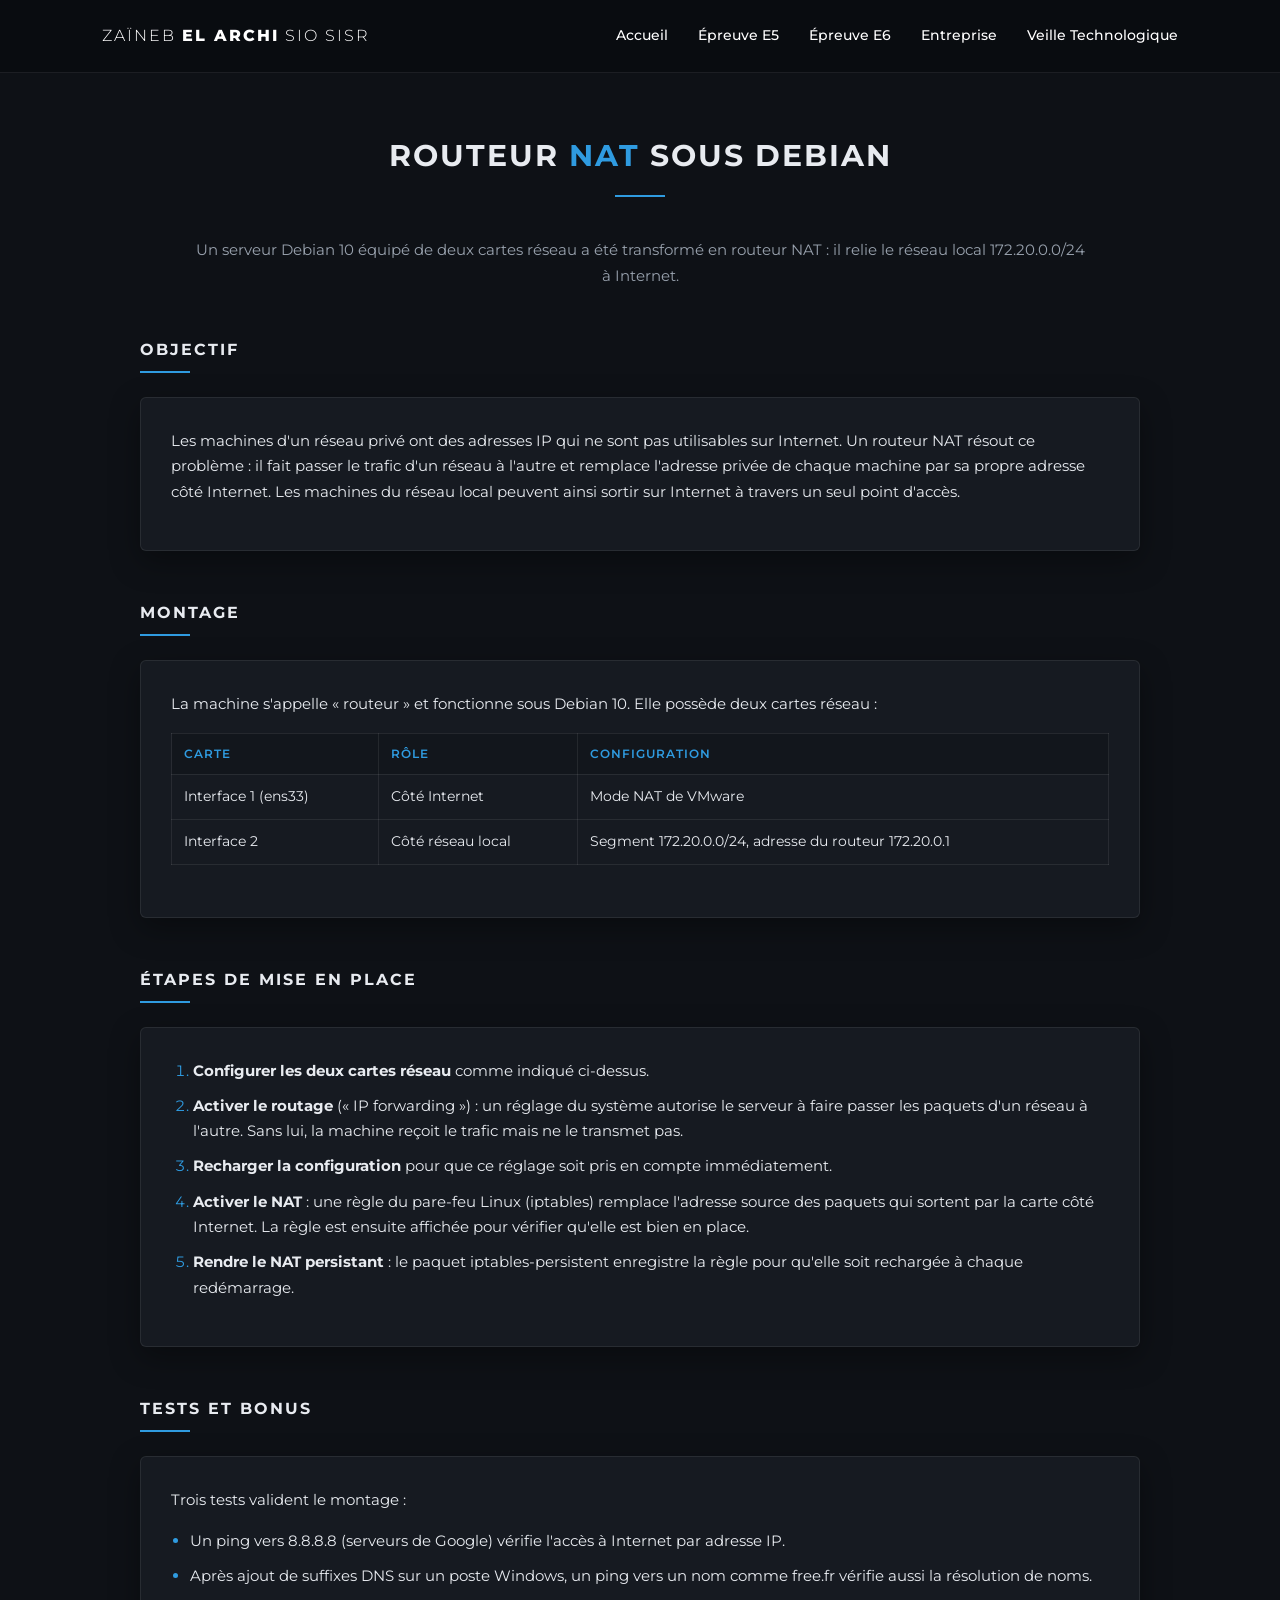
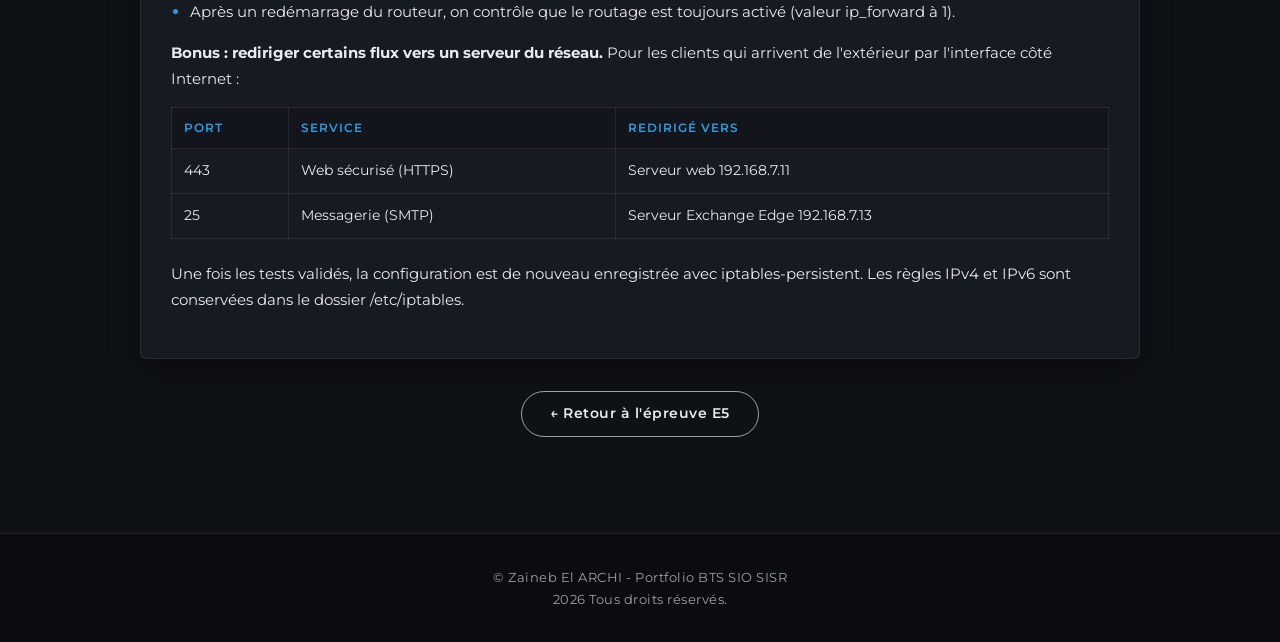
<file: routeur.html>
<!DOCTYPE html>
<html lang="fr">
<head>
<meta charset="utf-8">
<meta name="viewport" content="width=device-width, initial-scale=1">
<title>Routeur NAT Debian - Zaïneb El ARCHI</title>
<link href="https://fonts.googleapis.com/css2?family=Poppins:wght@300;400;500;600;700&display=swap" rel="stylesheet">
<link rel="stylesheet" href="style.css">
</head>
<body>

<header>
  <a href="index.html" class="logo">Zaïneb <span>El ARCHI</span> SIO SISR</a>
  <button class="menu-btn" aria-label="Menu">☰</button>
  <nav class="navbar">
    <a href="index.html">Accueil</a>
    <a href="projets.html">Épreuve E5</a>
    <a href="epreuves.html">Épreuve E6</a>
    <a href="entreprise.html">Entreprise</a>
    <a href="veille.html">Veille Technologique</a>
  </nav>
</header>

<main>
  <h1 class="heading">Routeur <span>NAT</span> sous Debian</h1>
  <p class="intro">Un serveur Debian 10 équipé de deux cartes réseau a été transformé en routeur NAT : il relie le réseau local 172.20.0.0/24 à Internet.</p>
  <h2 class="sub">Objectif</h2>
  <div class="box">
    <p>Les machines d'un réseau privé ont des adresses IP qui ne sont pas utilisables sur Internet. Un routeur NAT résout ce problème : il fait passer le trafic d'un réseau à l'autre et remplace l'adresse privée de chaque machine par sa propre adresse côté Internet. Les machines du réseau local peuvent ainsi sortir sur Internet à travers un seul point d'accès.</p>
  </div>
  <h2 class="sub">Montage</h2>
  <div class="box">
    <p>La machine s'appelle « routeur » et fonctionne sous Debian 10. Elle possède deux cartes réseau :</p>
    <div class="table-wrap"><table><thead><tr><th>Carte</th><th>Rôle</th><th>Configuration</th></tr></thead><tbody><tr><td>Interface 1 (ens33)</td><td>Côté Internet</td><td>Mode NAT de VMware</td></tr><tr><td>Interface 2</td><td>Côté réseau local</td><td>Segment 172.20.0.0/24, adresse du routeur 172.20.0.1</td></tr></tbody></table></div>
  </div>
  <h2 class="sub">Étapes de mise en place</h2>
  <div class="box">
    <ol>
      <li><strong>Configurer les deux cartes réseau</strong> comme indiqué ci-dessus.</li>
      <li><strong>Activer le routage</strong> (« IP forwarding ») : un réglage du système autorise le serveur à faire passer les paquets d'un réseau à l'autre. Sans lui, la machine reçoit le trafic mais ne le transmet pas.</li>
      <li><strong>Recharger la configuration</strong> pour que ce réglage soit pris en compte immédiatement.</li>
      <li><strong>Activer le NAT</strong> : une règle du pare-feu Linux (iptables) remplace l'adresse source des paquets qui sortent par la carte côté Internet. La règle est ensuite affichée pour vérifier qu'elle est bien en place.</li>
      <li><strong>Rendre le NAT persistant</strong> : le paquet iptables-persistent enregistre la règle pour qu'elle soit rechargée à chaque redémarrage.</li>
    </ol>
  </div>
  <h2 class="sub">Tests et bonus</h2>
  <div class="box">
    <p>Trois tests valident le montage :</p>
    <ul>
      <li>Un ping vers 8.8.8.8 (serveurs de Google) vérifie l'accès à Internet par adresse IP.</li>
      <li>Après ajout de suffixes DNS sur un poste Windows, un ping vers un nom comme free.fr vérifie aussi la résolution de noms.</li>
      <li>Après un redémarrage du routeur, on contrôle que le routage est toujours activé (valeur ip_forward à 1).</li>
    </ul>
    <p><strong>Bonus : rediriger certains flux vers un serveur du réseau.</strong> Pour les clients qui arrivent de l'extérieur par l'interface côté Internet :</p>
    <div class="table-wrap"><table><thead><tr><th>Port</th><th>Service</th><th>Redirigé vers</th></tr></thead><tbody><tr><td>443</td><td>Web sécurisé (HTTPS)</td><td>Serveur web 192.168.7.11</td></tr><tr><td>25</td><td>Messagerie (SMTP)</td><td>Serveur Exchange Edge 192.168.7.13</td></tr></tbody></table></div>
    <p>Une fois les tests validés, la configuration est de nouveau enregistrée avec iptables-persistent. Les règles IPv4 et IPv6 sont conservées dans le dossier /etc/iptables.</p>
  </div>

  <a href="projets.html" class="btn secondary" style="margin:2rem auto;display:table">← Retour à l'épreuve E5</a>
</main>

<footer>
  <p>© Zaïneb El ARCHI - Portfolio BTS SIO SISR</p>
  <p>2026 Tous droits réservés.</p>
</footer>

<script src="script.js"></script>
</body>
</html>
</file>
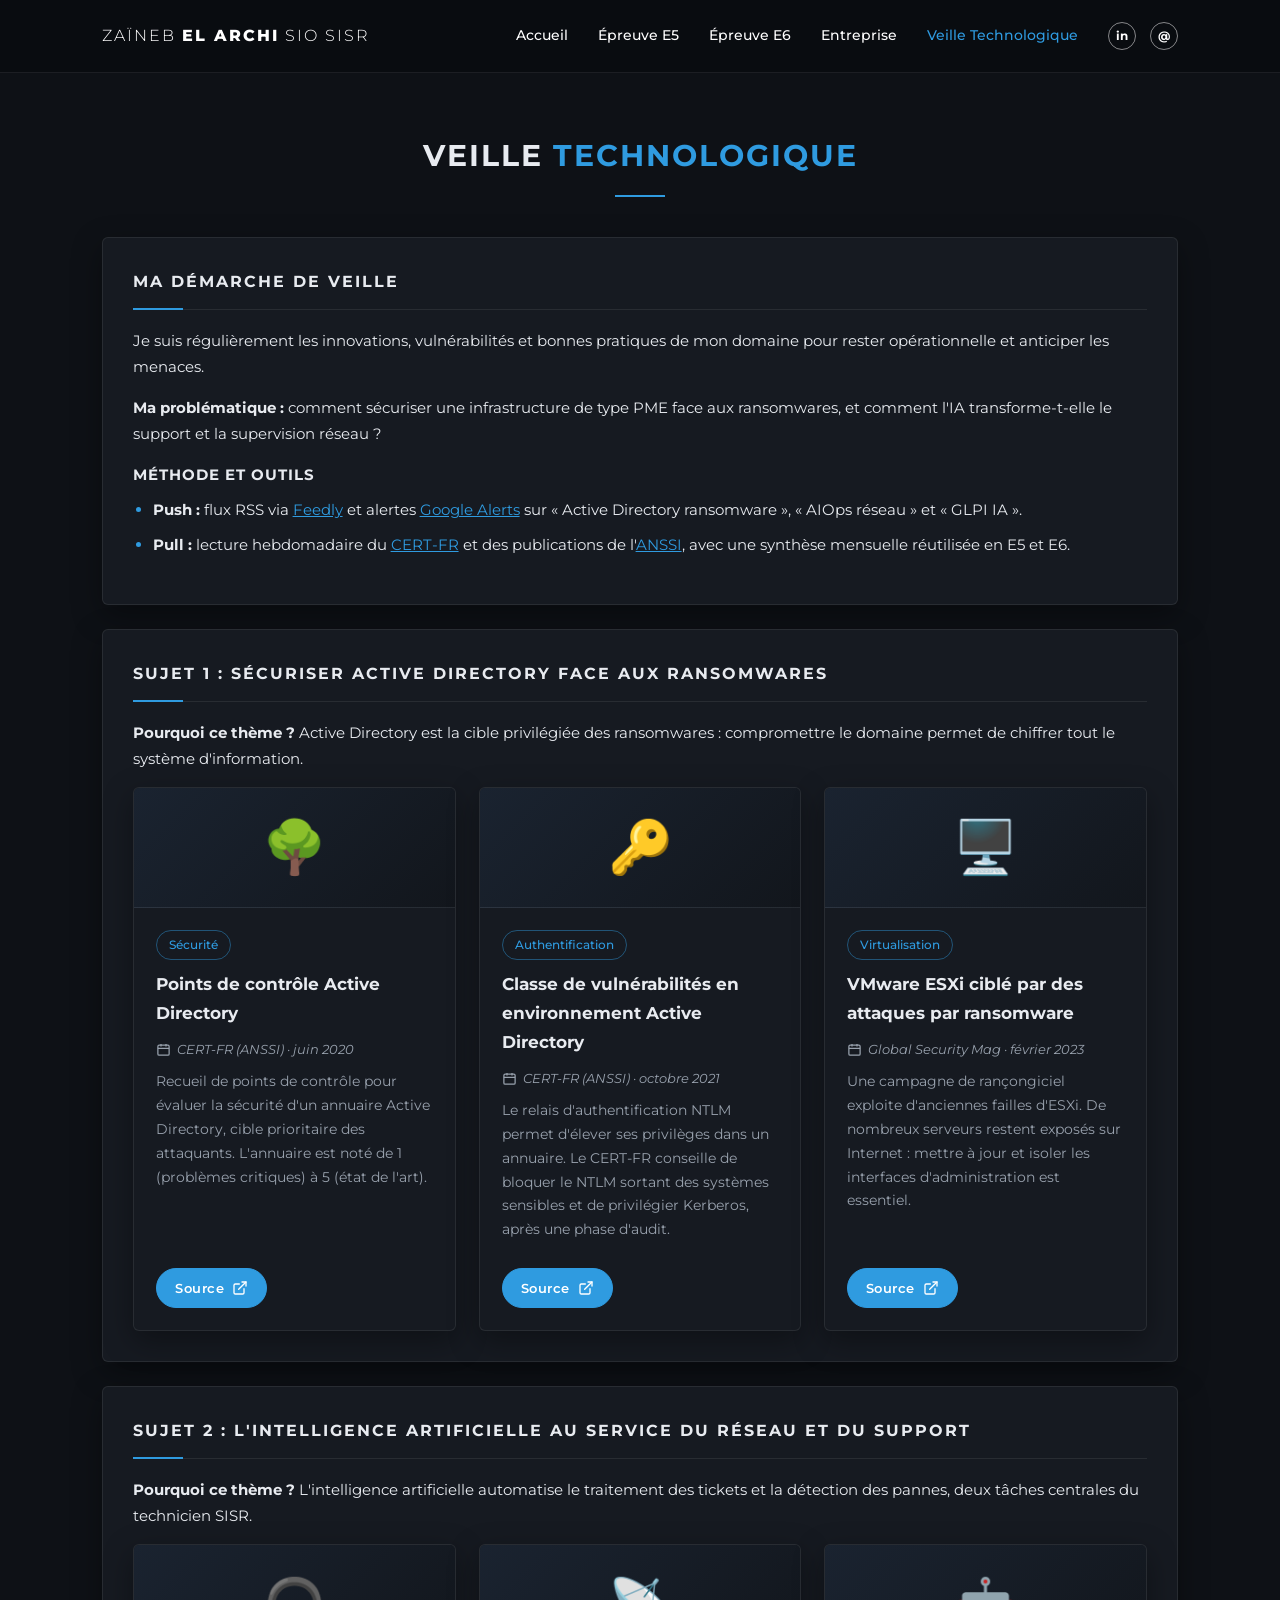
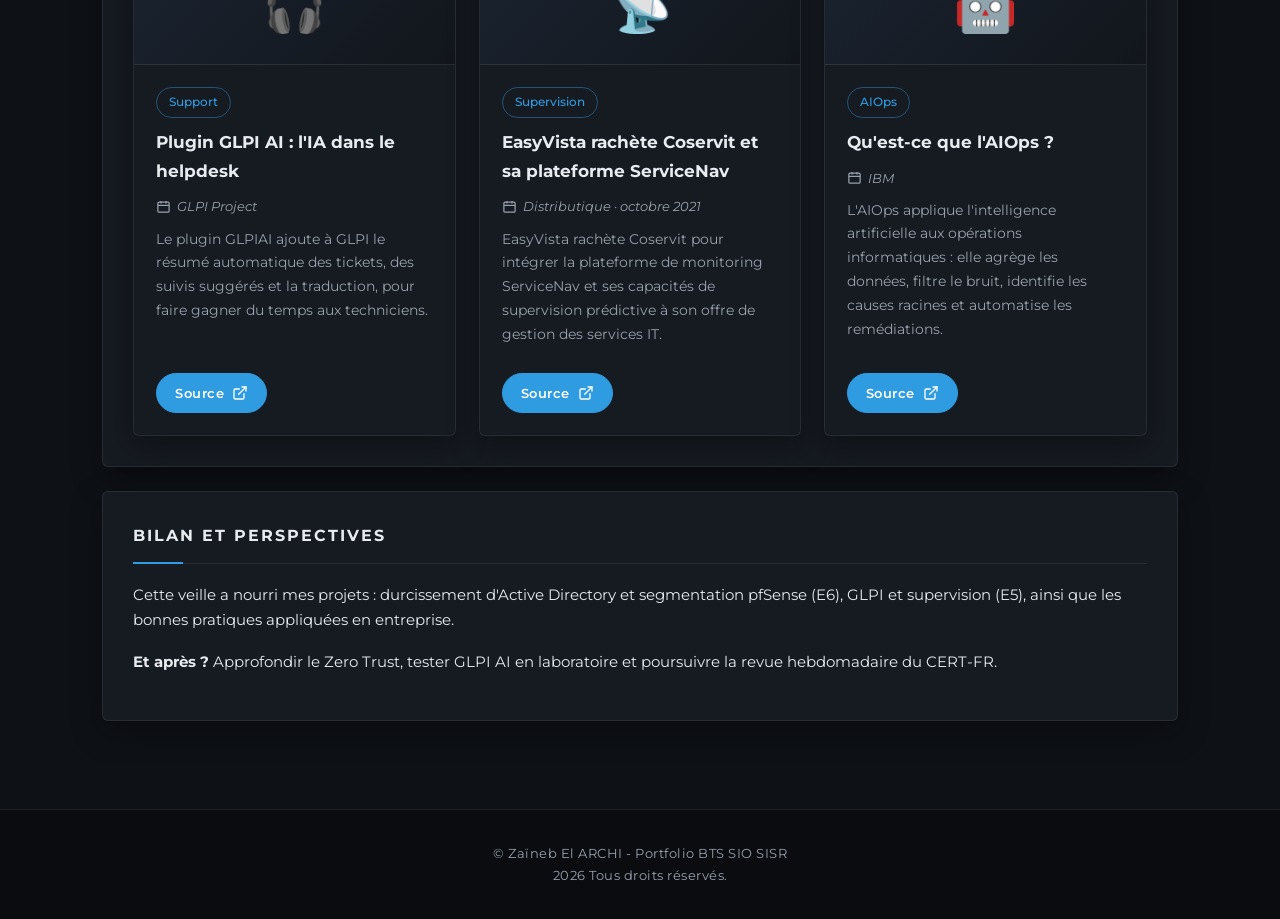
<file: veille.html>
<!DOCTYPE html>
<html lang="fr">
<head>
<meta charset="utf-8">
<meta name="viewport" content="width=device-width, initial-scale=1">
<title>Veille Technologique - Zaïneb El ARCHI</title>
<link href="https://fonts.googleapis.com/css2?family=Poppins:wght@300;400;500;600;700&display=swap" rel="stylesheet">
<link rel="stylesheet" href="style.css">
</head>
<body>

<header>
  <a href="index.html" class="logo">Zaïneb <span>El ARCHI</span> SIO SISR</a>
  <button class="menu-btn" aria-label="Menu">☰</button>
  <nav class="navbar">
    <a href="index.html">Accueil</a>
    <a href="projets.html">Épreuve E5</a>
    <a href="epreuves.html">Épreuve E6</a>
    <a href="entreprise.html">Entreprise</a>
    <a href="veille.html">Veille Technologique</a>
    <a class="nav-icon" href="https://www.linkedin.com/in/zaineb-el-archi" target="_blank" rel="noopener" aria-label="LinkedIn">in</a>
    <a class="nav-icon" href="mailto:zainebelarchi@outlook.fr" aria-label="Email">@</a>
  </nav>
</header>

<main>
  <h1 class="heading">Veille <span>Technologique</span></h1>

  <div class="box wide">
    <h2 class="box-title" style="text-align:left">Ma démarche de veille</h2>
    <p>Je suis régulièrement les innovations, vulnérabilités et bonnes pratiques de mon domaine pour rester opérationnelle et anticiper les menaces.</p>
    <p><strong>Ma problématique :</strong> comment sécuriser une infrastructure de type PME face aux ransomwares, et comment l'IA transforme-t-elle le support et la supervision réseau ?</p>
    <h3 class="sub" style="border:none;margin:1rem 0 .6rem;padding:0">Méthode et outils</h3>
    <ul>
      <li><strong>Push :</strong> flux RSS via <a class="link" href="https://feedly.com" target="_blank" rel="noopener">Feedly</a> et alertes <a class="link" href="https://www.google.fr/alerts" target="_blank" rel="noopener">Google Alerts</a> sur « Active Directory ransomware », « AIOps réseau » et « GLPI IA ».</li>
      <li><strong>Pull :</strong> lecture hebdomadaire du <a class="link" href="https://cert.ssi.gouv.fr" target="_blank" rel="noopener">CERT-FR</a> et des publications de l'<a class="link" href="https://cyber.gouv.fr" target="_blank" rel="noopener">ANSSI</a>, avec une synthèse mensuelle réutilisée en E5 et E6.</li>
    </ul>
  </div>

  <div class="box wide">
    <h2 class="box-title" style="text-align:left">Sujet 1 : Sécuriser Active Directory face aux ransomwares</h2>
    <p><strong>Pourquoi ce thème ?</strong> Active Directory est la cible privilégiée des ransomwares : compromettre le domaine permet de chiffrer tout le système d'information.</p>
    <div class="cards">
      <article class="card">
        <div class="card-visual">🌳</div>
        <div class="card-body">
          <div class="tags"><span>Sécurité</span></div>
          <h3>Points de contrôle Active Directory</h3>
          <div class="meta"><svg viewBox="0 0 24 24" width="15" height="15" fill="none" stroke="currentColor" stroke-width="2" aria-hidden="true"><rect x="3" y="5" width="18" height="16" rx="2"/><path d="M16 3v4M8 3v4M3 10h18"/></svg> CERT-FR (ANSSI) · juin 2020</div>
          <p>Recueil de points de contrôle pour évaluer la sécurité d'un annuaire Active Directory, cible prioritaire des attaquants. L'annuaire est noté de 1 (problèmes critiques) à 5 (état de l'art).</p>
          <a class="btn" href="https://cert.cyber.gouv.fr/dur/CERTFR-2020-DUR-001/" target="_blank" rel="noopener">Source <svg viewBox="0 0 24 24" width="16" height="16" fill="none" stroke="currentColor" stroke-width="2" stroke-linecap="round" stroke-linejoin="round" aria-hidden="true"><path d="M18 13v6a2 2 0 0 1-2 2H5a2 2 0 0 1-2-2V8a2 2 0 0 1 2-2h6"/><path d="M15 3h6v6"/><path d="M10 14 21 3"/></svg></a>
        </div>
      </article>
      <article class="card">
        <div class="card-visual">🔑</div>
        <div class="card-body">
          <div class="tags"><span>Authentification</span></div>
          <h3>Classe de vulnérabilités en environnement Active Directory</h3>
          <div class="meta"><svg viewBox="0 0 24 24" width="15" height="15" fill="none" stroke="currentColor" stroke-width="2" aria-hidden="true"><rect x="3" y="5" width="18" height="16" rx="2"/><path d="M16 3v4M8 3v4M3 10h18"/></svg> CERT-FR (ANSSI) · octobre 2021</div>
          <p>Le relais d'authentification NTLM permet d'élever ses privilèges dans un annuaire. Le CERT-FR conseille de bloquer le NTLM sortant des systèmes sensibles et de privilégier Kerberos, après une phase d'audit.</p>
          <a class="btn" href="https://cert.cyber.gouv.fr/dur/CERTFR-2021-DUR-001/" target="_blank" rel="noopener">Source <svg viewBox="0 0 24 24" width="16" height="16" fill="none" stroke="currentColor" stroke-width="2" stroke-linecap="round" stroke-linejoin="round" aria-hidden="true"><path d="M18 13v6a2 2 0 0 1-2 2H5a2 2 0 0 1-2-2V8a2 2 0 0 1 2-2h6"/><path d="M15 3h6v6"/><path d="M10 14 21 3"/></svg></a>
        </div>
      </article>
      <article class="card">
        <div class="card-visual">🖥️</div>
        <div class="card-body">
          <div class="tags"><span>Virtualisation</span></div>
          <h3>VMware ESXi ciblé par des attaques par ransomware</h3>
          <div class="meta"><svg viewBox="0 0 24 24" width="15" height="15" fill="none" stroke="currentColor" stroke-width="2" aria-hidden="true"><rect x="3" y="5" width="18" height="16" rx="2"/><path d="M16 3v4M8 3v4M3 10h18"/></svg> Global Security Mag · février 2023</div>
          <p>Une campagne de rançongiciel exploite d'anciennes failles d'ESXi. De nombreux serveurs restent exposés sur Internet : mettre à jour et isoler les interfaces d'administration est essentiel.</p>
          <a class="btn" href="https://www.globalsecuritymag.fr/VMware-ESXi-cible-par-des-attaques-par-ransomware-proposition-expert-cyber.html" target="_blank" rel="noopener">Source <svg viewBox="0 0 24 24" width="16" height="16" fill="none" stroke="currentColor" stroke-width="2" stroke-linecap="round" stroke-linejoin="round" aria-hidden="true"><path d="M18 13v6a2 2 0 0 1-2 2H5a2 2 0 0 1-2-2V8a2 2 0 0 1 2-2h6"/><path d="M15 3h6v6"/><path d="M10 14 21 3"/></svg></a>
        </div>
      </article>
    </div>
  </div>

  <div class="box wide">
    <h2 class="box-title" style="text-align:left">Sujet 2 : L'intelligence artificielle au service du réseau et du support</h2>
    <p><strong>Pourquoi ce thème ?</strong> L'intelligence artificielle automatise le traitement des tickets et la détection des pannes, deux tâches centrales du technicien SISR.</p>
    <div class="cards">
      <article class="card">
        <div class="card-visual">🎧</div>
        <div class="card-body">
          <div class="tags"><span>Support</span></div>
          <h3>Plugin GLPI AI : l'IA dans le helpdesk</h3>
          <div class="meta"><svg viewBox="0 0 24 24" width="15" height="15" fill="none" stroke="currentColor" stroke-width="2" aria-hidden="true"><rect x="3" y="5" width="18" height="16" rx="2"/><path d="M16 3v4M8 3v4M3 10h18"/></svg> GLPI Project</div>
          <p>Le plugin GLPIAI ajoute à GLPI le résumé automatique des tickets, des suivis suggérés et la traduction, pour faire gagner du temps aux techniciens.</p>
          <a class="btn" href="https://www.glpi-project.org/fr/integration/plugin-glpiai/" target="_blank" rel="noopener">Source <svg viewBox="0 0 24 24" width="16" height="16" fill="none" stroke="currentColor" stroke-width="2" stroke-linecap="round" stroke-linejoin="round" aria-hidden="true"><path d="M18 13v6a2 2 0 0 1-2 2H5a2 2 0 0 1-2-2V8a2 2 0 0 1 2-2h6"/><path d="M15 3h6v6"/><path d="M10 14 21 3"/></svg></a>
        </div>
      </article>
      <article class="card">
        <div class="card-visual">📡</div>
        <div class="card-body">
          <div class="tags"><span>Supervision</span></div>
          <h3>EasyVista rachète Coservit et sa plateforme ServiceNav</h3>
          <div class="meta"><svg viewBox="0 0 24 24" width="15" height="15" fill="none" stroke="currentColor" stroke-width="2" aria-hidden="true"><rect x="3" y="5" width="18" height="16" rx="2"/><path d="M16 3v4M8 3v4M3 10h18"/></svg> Distributique · octobre 2021</div>
          <p>EasyVista rachète Coservit pour intégrer la plateforme de monitoring ServiceNav et ses capacités de supervision prédictive à son offre de gestion des services IT.</p>
          <a class="btn" href="https://www.distributique.com/actualites/lire-easyvista-rachete-coservit-et-sa-plateforme-servicenav-31712.html" target="_blank" rel="noopener">Source <svg viewBox="0 0 24 24" width="16" height="16" fill="none" stroke="currentColor" stroke-width="2" stroke-linecap="round" stroke-linejoin="round" aria-hidden="true"><path d="M18 13v6a2 2 0 0 1-2 2H5a2 2 0 0 1-2-2V8a2 2 0 0 1 2-2h6"/><path d="M15 3h6v6"/><path d="M10 14 21 3"/></svg></a>
        </div>
      </article>
      <article class="card">
        <div class="card-visual">🤖</div>
        <div class="card-body">
          <div class="tags"><span>AIOps</span></div>
          <h3>Qu'est-ce que l'AIOps ?</h3>
          <div class="meta"><svg viewBox="0 0 24 24" width="15" height="15" fill="none" stroke="currentColor" stroke-width="2" aria-hidden="true"><rect x="3" y="5" width="18" height="16" rx="2"/><path d="M16 3v4M8 3v4M3 10h18"/></svg> IBM</div>
          <p>L'AIOps applique l'intelligence artificielle aux opérations informatiques : elle agrège les données, filtre le bruit, identifie les causes racines et automatise les remédiations.</p>
          <a class="btn" href="https://www.ibm.com/think/topics/aiops" target="_blank" rel="noopener">Source <svg viewBox="0 0 24 24" width="16" height="16" fill="none" stroke="currentColor" stroke-width="2" stroke-linecap="round" stroke-linejoin="round" aria-hidden="true"><path d="M18 13v6a2 2 0 0 1-2 2H5a2 2 0 0 1-2-2V8a2 2 0 0 1 2-2h6"/><path d="M15 3h6v6"/><path d="M10 14 21 3"/></svg></a>
        </div>
      </article>
    </div>
  </div>

  <div class="box wide">
    <h2 class="box-title" style="text-align:left">Bilan et perspectives</h2>
    <p>Cette veille a nourri mes projets : durcissement d'Active Directory et segmentation pfSense (E6), GLPI et supervision (E5), ainsi que les bonnes pratiques appliquées en entreprise.</p>
    <p><strong>Et après ?</strong> Approfondir le Zero Trust, tester GLPI AI en laboratoire et poursuivre la revue hebdomadaire du CERT-FR.</p>
  </div>
</main>


<footer>
  <p>© Zaïneb El ARCHI - Portfolio BTS SIO SISR</p>
  <p>2026 Tous droits réservés.</p>
</footer>

<script src="script.js"></script>
</body>
</html>
</file>
<file: style.css>
@import url('https://fonts.googleapis.com/css2?family=Montserrat:wght@300;400;500;600;700;800&display=swap');
/* ============================================================
   Portfolio Zaïneb El ARCHI : thème sombre (style "studio")
   Pour changer les couleurs du site, modifiez les variables ci-dessous.
   ============================================================ */
:root {
  --bg-color: #0e1116;          /* fond de page */
  --second-bg-color: #161a21;   /* cartes et blocs */
  --alt-bg-color: #12161c;      /* sections en alternance */
  --text-color: #e8ebf0;        /* texte principal */
  --muted: #98a1ad;             /* texte secondaire */
  --main-color: #2f9be0;        /* bleu d'accent */
  --on-main: #ffffff;           /* texte sur fond bleu */
  --line: rgba(255, 255, 255, .08); /* bordures */
  --tint: rgba(47, 155, 224, .12);
  --header-bg: rgba(10, 12, 16, .88); /* barre de navigation */
  --header-text: #ffffff;
  --header-accent: #2f9be0;
  --shadow: 0 10px 30px rgba(0, 0, 0, .35);
}
* { margin: 0; padding: 0; box-sizing: border-box; font-family: 'Montserrat', 'Poppins', sans-serif; text-decoration: none; scroll-behavior: smooth; }
body { background: var(--bg-color); color: var(--text-color); line-height: 1.7; font-size: 15px; }
::selection { background: var(--main-color); color: #fff; }

/* ===== Navbar ===== */
header { position: fixed; top: 0; left: 0; width: 100%; padding: 20px 8%; background: var(--header-bg); backdrop-filter: blur(10px); -webkit-backdrop-filter: blur(10px); border-bottom: 1px solid var(--line); display: flex; justify-content: space-between; align-items: center; z-index: 100; }
.navbar { display: flex; align-items: center; white-space: nowrap; }
.logo { white-space: nowrap; font-size: 16px; color: var(--header-text); font-weight: 300; text-transform: uppercase; letter-spacing: 2px; }
.logo span { color: var(--header-text); font-weight: 800; }
.navbar a { font-size: 14px; color: var(--header-text); font-weight: 500; margin-left: 30px; padding: 4px 0; border-bottom: none; transition: .3s; }
.navbar a:hover { color: var(--header-accent); }
.navbar a.active { color: var(--header-accent); }
.navbar a.nav-icon { display: inline-flex; justify-content: center; align-items: center; width: 28px; height: 28px; margin-left: 14px; padding: 0; border: 1px solid rgba(255,255,255,.5); border-radius: 50%; color: #fff; font-size: 12px; font-weight: 700; vertical-align: middle; }
.navbar a:not(.nav-icon) + .nav-icon { margin-left: 30px; }
.navbar a.nav-icon:hover { background: var(--main-color); border-color: var(--main-color); color: #fff; }
.menu-btn { display: none; font-size: 28px; color: var(--header-text); cursor: pointer; background: none; border: none; }

/* ===== Layout ===== */
section, main { padding: 130px 8% 4rem; }
.heading { text-align: center; font-size: 30px; font-weight: 700; text-transform: uppercase; letter-spacing: 2px; margin-bottom: 2.5rem; }
.heading::after { content: ''; display: block; width: 50px; height: 2px; background: var(--main-color); margin: 14px auto 0; }
.heading span { color: var(--main-color); }
.intro { max-width: 900px; margin: 0 auto 2.5rem; text-align: center; color: var(--muted); }
.intro strong { color: var(--text-color); }
h2.sub { font-size: 16px; font-weight: 700; text-transform: uppercase; letter-spacing: 2px; max-width: 1000px; margin: 3rem auto 1.5rem; color: var(--text-color); border-bottom: none; padding-bottom: .6rem; position: relative; }
h2.sub::after { content: ''; position: absolute; left: 0; bottom: 0; width: 50px; height: 2px; background: var(--main-color); }
h2.sub.center { text-align: center; }
h2.sub.center::after { left: 50%; transform: translateX(-50%); }
h3.sub { margin: 1.5rem 0 .8rem; text-transform: uppercase; letter-spacing: 1px; font-size: 15px; }

/* ===== Accueil ===== */
.home { min-height: 100vh; display: flex; align-items: center; justify-content: flex-start; text-align: left; gap: 3rem; position: relative; overflow: hidden;
  background:
    radial-gradient(ellipse at 75% 40%, rgba(47,155,224,.22), transparent 55%),
    radial-gradient(ellipse at 10% 90%, rgba(47,155,224,.08), transparent 50%),
    linear-gradient(160deg, #0b0e13 0%, #10151c 60%, #0b0e13 100%); }
.home::before { content: ''; position: absolute; inset: 0; pointer-events: none;
  background-image: linear-gradient(rgba(255,255,255,.035) 1px, transparent 1px), linear-gradient(90deg, rgba(255,255,255,.035) 1px, transparent 1px);
  background-size: 48px 48px; mask-image: radial-gradient(ellipse at 70% 45%, #000 20%, transparent 70%); -webkit-mask-image: radial-gradient(ellipse at 70% 45%, #000 20%, transparent 70%); }
.home-content { max-width: 640px; margin: 0; position: relative; z-index: 1; }
.home-content h1 { font-size: 60px; font-weight: 300; line-height: 1.05; margin: 0 0 14px; text-transform: uppercase; letter-spacing: 2px; }
.home-content h1 span { display: block; font-weight: 800; color: var(--text-color); }
.home-content h3 { font-size: 16px; font-weight: 400; text-transform: uppercase; letter-spacing: 5px; color: var(--main-color); }
.home-content p { margin: 26px 0 36px; color: var(--muted); max-width: 540px; }
.home-img { width: 30vw; max-width: 380px; border-radius: 50%; border: 3px solid var(--main-color); box-shadow: var(--shadow); aspect-ratio: 1; object-fit: cover; }

.btn-box { display: flex; gap: 15px; flex-wrap: wrap; justify-content: flex-start; }
.btn { display: inline-block; padding: 10px 28px; background: var(--main-color); border-radius: 30px; color: var(--on-main); font-weight: 600; font-size: 14px; letter-spacing: .5px; transition: .3s; border: 1px solid var(--main-color); }
.btn:hover { background: transparent; color: var(--main-color); }
.btn.secondary { background: transparent; color: var(--text-color); border-color: rgba(255,255,255,.6); }
.btn.secondary:hover { background: #fff; color: #0e1116; border-color: #fff; }

.social-icons { margin-top: 40px; display: flex; gap: 12px; justify-content: flex-start; }
.social-icons a { display: inline-flex; justify-content: center; align-items: center; width: 36px; height: 36px; border: 1px solid rgba(255,255,255,.5); border-radius: 50%; color: #fff; font-weight: 700; font-size: 13px; transition: .3s; }
.social-icons a:hover { background: var(--main-color); border-color: var(--main-color); }

/* ===== À propos / infos ===== */
.about { background: var(--alt-bg-color); border-top: 1px solid var(--line); border-bottom: 1px solid var(--line); }
.about-content { max-width: 900px; margin: 0 auto; text-align: center; }
.about-content p { margin-bottom: 2rem; color: var(--muted); }
.personal-info { display: grid; grid-template-columns: 1fr 1fr; gap: 0 40px; margin-bottom: 1.5rem; text-align: left; }
.personal-info div { padding: 12px 0; border-bottom: 1px solid var(--line); font-size: 14px; }
.personal-info span { display: inline-block; min-width: 110px; font-weight: 600; font-size: 12px; text-transform: uppercase; letter-spacing: 1.5px; color: var(--main-color); }

/* Texte centré sur l'accueil */
#parcours, #competences, #interets { text-align: center; }
#parcours .sub { text-align: center; }
#parcours .sub::after { left: 50%; transform: translateX(-50%); }
#competences .tags, #interets .tags { justify-content: center; }

/* ===== Cartes ===== */
.cards { display: grid; grid-template-columns: repeat(auto-fit, minmax(300px, 1fr)); gap: 1.8rem; }
.card { background: var(--second-bg-color); border: 1px solid var(--line); border-radius: 6px; box-shadow: var(--shadow); overflow: hidden; display: flex; flex-direction: column; transition: .3s; }
.card:hover { border-color: var(--main-color); transform: translateY(-4px); }
.card img { width: 100%; height: 180px; object-fit: cover; background: var(--bg-color); }
.card-body { padding: 22px; display: flex; flex-direction: column; gap: 10px; flex: 1; }
.card-label { color: var(--main-color); font-size: 12px; font-weight: 600; text-transform: uppercase; letter-spacing: 1.5px; }
.card h3 { font-size: 17px; font-weight: 700; }
.card p { color: var(--muted); font-size: 14px; }
.tags { display: flex; flex-wrap: wrap; gap: 8px; }
.tags span { font-size: 12px; padding: 4px 12px; border-radius: 20px; background: transparent; border: 1px solid rgba(47,155,224,.45); color: var(--main-color); font-weight: 500; }
.links { margin-top: auto; display: flex; flex-direction: column; gap: 6px; }
.links a { color: var(--main-color); font-size: 14px; font-weight: 500; }
.links a:hover { text-decoration: underline; }

/* ===== Blocs de texte & PDF ===== */
.box { background: var(--second-bg-color); border: 1px solid var(--line); border-radius: 6px; box-shadow: var(--shadow); padding: 30px; max-width: 1000px; margin: 0 auto 1.5rem; }
.box p { margin-bottom: 1rem; }
.box ul { margin: 0 0 1rem 1.2rem; }
.box ol { margin: 0 0 1rem 1.4rem; }
.box li { margin-bottom: .6rem; }
.box li::marker { color: var(--main-color); }
.box-title { text-align: center; font-size: 16px; font-weight: 700; text-transform: uppercase; letter-spacing: 2px; padding-bottom: 14px; margin-bottom: 18px; border-bottom: 1px solid var(--line); position: relative; }
.box-title::after { content: ''; position: absolute; left: 0; bottom: -1px; width: 50px; height: 2px; background: var(--main-color); }
.pdf-frame { width: 100%; height: 600px; border: 1px solid var(--line); border-radius: 6px; background: #fff; margin: 1rem 0; }

/* ===== Timeline (parcours) ===== */
.timeline-box { max-width: 800px; margin: 0 auto; text-align: left; position: relative; padding-left: 34px; }
.timeline-box::before { content: ''; position: absolute; left: 9px; top: 6px; bottom: 6px; width: 1px; background: var(--line); }
.timeline-item { margin-bottom: 26px; padding-bottom: 0; border-bottom: none; position: relative; }
.timeline-item::before { content: ''; position: absolute; left: -31px; top: 4px; width: 14px; height: 14px; border-radius: 50%; background: var(--main-color); box-shadow: 0 0 0 4px rgba(47,155,224,.2); }
.timeline-item .date { color: var(--main-color); font-size: 12px; font-weight: 600; text-transform: uppercase; letter-spacing: 1px; }
.timeline-item h4 { font-size: 15px; font-weight: 700; text-transform: uppercase; letter-spacing: .5px; }
.timeline-item p { color: var(--muted); font-size: 14px; }

/* ===== Tableaux (pages de documentation) ===== */
.table-wrap { overflow-x: auto; margin: 1rem 0 1.4rem; }
.box table { width: 100%; border-collapse: collapse; font-size: 14px; }
.box th, .box td { border: 1px solid var(--line); padding: 10px 12px; text-align: left; vertical-align: top; }
.box th { background: var(--alt-bg-color); color: var(--main-color); font-weight: 600; text-transform: uppercase; font-size: 12px; letter-spacing: 1px; }

/* ===== Épreuve E6 : situations professionnelles ===== */
.sit-head { display: flex; gap: 14px; align-items: flex-start; padding-bottom: 14px; border-bottom: 1px solid var(--line); }
.sit-num { flex: none; width: 44px; height: 44px; display: flex; align-items: center; justify-content: center; background: var(--main-color); color: var(--on-main); font-weight: 700; border-radius: 50%; }
.situation h3 { color: var(--main-color); }
.situation p { color: var(--text-color); opacity: .85; }
.doc-btns { margin-top: auto; display: flex; gap: 10px; flex-wrap: wrap; padding-top: 8px; }
.doc-btns .btn { font-size: 13px; padding: 8px 18px; }

/* ===== Page Entreprise ===== */
.badge-wrap { text-align: center; margin-bottom: 10px; }
.badge { display: inline-block; padding: 5px 16px; border-radius: 20px; background: var(--tint); color: var(--main-color); font-weight: 600; font-size: 13px; border: 1px solid rgba(47,155,224,.35); text-transform: uppercase; letter-spacing: 1px; }
.logo-card { text-align: center; padding: 10px 28px 24px; max-width: 1000px; margin: 0 auto 1rem; }
.logo-text { font-size: 38px; font-weight: 300; letter-spacing: 3px; text-transform: uppercase; }
.logo-text span { color: var(--main-color); font-weight: 800; }
.stats { display: flex; flex-wrap: wrap; justify-content: center; gap: 16px; margin-top: 18px; }
.stat { flex: 1 1 200px; max-width: 260px; background: var(--alt-bg-color); border: 1px solid var(--line); border-radius: 6px; padding: 18px; text-align: center; }
.stat strong { display: block; color: var(--main-color); font-size: 18px; }
.stat span { font-size: 11px; text-transform: uppercase; letter-spacing: 1.5px; color: var(--muted); }
.check-list { list-style: none; margin: 0 !important; }
.check-list li { padding: 14px 0 14px 32px; position: relative; border-bottom: 1px solid var(--line); margin: 0; }
.check-list li:last-child { border-bottom: none; }
.check-list li::before { content: '✓'; position: absolute; left: 4px; color: var(--main-color); font-weight: 700; }

/* ===== Liste de projets (E5) ===== */
.project-list { max-width: 1100px; }
.project-intro { color: var(--muted); }
.project-row { display: flex; align-items: center; gap: 16px; padding: 14px 0; border-top: 1px solid var(--line); transition: .2s; }
.project-row:hover { background: rgba(255,255,255,.02); }
.project-icon { flex: none; width: 42px; height: 42px; display: flex; align-items: center; justify-content: center; font-size: 18px; background: var(--tint); border: 1px solid rgba(47,155,224,.3); border-radius: 50%; }
.project-title { flex: 1; font-weight: 500; }
.project-sub { display: block; margin-top: 2px; font-size: 13px; font-weight: 400; color: var(--muted); }
.project-row .btn { font-size: 13px; padding: 8px 18px; white-space: nowrap; background: transparent; color: var(--main-color); }
.project-row .btn:hover { background: var(--main-color); color: #fff; }

/* ===== Footer ===== */
footer { text-align: center; padding: 2rem 8%; background: #0a0c10; border-top: 1px solid var(--line); color: var(--muted); font-size: 13px; letter-spacing: .5px; }
footer a { color: var(--header-accent); }
.back { display: block; text-align: center; margin: 2rem 0; }

/* ===== Responsive ===== */
@media (max-width: 850px) {
  .menu-btn { display: block; }
  .navbar { position: absolute; top: 100%; left: 0; width: 100%; background: #0a0c10; display: none; flex-direction: column; align-items: flex-start; padding: 10px 8% 20px; border-bottom: 1px solid var(--line); }
  .navbar.open { display: flex; }
  .navbar a { margin: 12px 0 0; }
  .navbar a.nav-icon { margin: 12px 0 0; }
  .navbar a:not(.nav-icon) + .nav-icon { margin-top: 12px; }
  .home { flex-direction: column-reverse; padding-top: 110px; }
  .home-img { width: 60vw; }
  .home-content h1 { font-size: 40px; }
  .personal-info { grid-template-columns: 1fr; }
}
@media (max-width: 600px) {
  .project-row { flex-wrap: wrap; }
  .project-title { flex-basis: calc(100% - 60px); }
  .project-row .btn { margin-left: 58px; }
}

/* ===== Page Contact ===== */
#contact { padding-top: 130px; min-height: calc(100vh - 90px); }
.contact-grid { display: grid; grid-template-columns: 1fr 1fr; gap: 1.8rem; max-width: 1100px; margin: 0 auto; }
.contact-grid .box { max-width: none; margin: 0; padding: 36px; }
.contact-info p { color: var(--muted); margin-bottom: 1.6rem; }
.contact-row { display: flex; align-items: center; gap: 16px; margin-bottom: 18px; }
.contact-row .card-label { display: block; font-size: 11px; color: var(--muted); }
.contact-row a, .contact-row div > span:not(.card-label) { color: var(--text-color); font-weight: 500; }
.contact-row a:hover { color: var(--main-color); }
.contact-icon { flex: none; width: 46px; height: 46px; border-radius: 50%; background: var(--tint); border: 1px solid rgba(47,155,224,.3); color: var(--main-color); display: flex; align-items: center; justify-content: center; }
.contact-in { font-weight: 700; font-size: 18px; }
.contact-form h3 { font-size: 16px; font-weight: 700; text-transform: uppercase; letter-spacing: 2px; margin-bottom: 18px; }
.contact-form label { display: block; margin: 14px 0 6px; font-size: 12px; font-weight: 600; text-transform: uppercase; letter-spacing: 1px; color: var(--main-color); }
.contact-form input, .contact-form textarea { width: 100%; padding: 12px 16px; font-size: 14px; color: var(--text-color); background: var(--alt-bg-color); border: 1px solid var(--line); border-radius: 6px; outline: none; transition: .2s; }
.contact-form input::placeholder, .contact-form textarea::placeholder { color: #6b7380; }
.contact-form input:focus, .contact-form textarea:focus { border-color: var(--main-color); }
.contact-form textarea { resize: vertical; }
.contact-form .btn { width: 100%; margin-top: 22px; cursor: pointer; font-size: 15px; }
.form-note { margin: 10px 0 0 !important; font-size: 12px; color: var(--muted); }
@media (max-width: 850px) { .contact-grid { grid-template-columns: 1fr; } .contact-grid .box { padding: 24px; } }

/* ===== Veille technologique ===== */
.box.wide { max-width: 1200px; }
.box .link { color: var(--main-color); text-decoration: underline; }
.card-visual { height: 120px; display: flex; align-items: center; justify-content: center; font-size: 52px; background: linear-gradient(135deg, #1a2330, var(--alt-bg-color)); border-bottom: 1px solid var(--line); }
.card .meta { display: flex; align-items: center; gap: 6px; color: var(--muted); font-size: 13px; font-style: italic; }
.card .btn { align-self: flex-start; display: inline-flex; align-items: center; gap: 8px; margin-top: auto; padding: 8px 18px; font-size: 13px; }
.box .cards { margin-top: 1rem; }
.box.wide .cards { grid-template-columns: repeat(3, 1fr); gap: 1.4rem; }
@media (max-width: 900px) { .box.wide .cards { grid-template-columns: 1fr; } }
</file>
